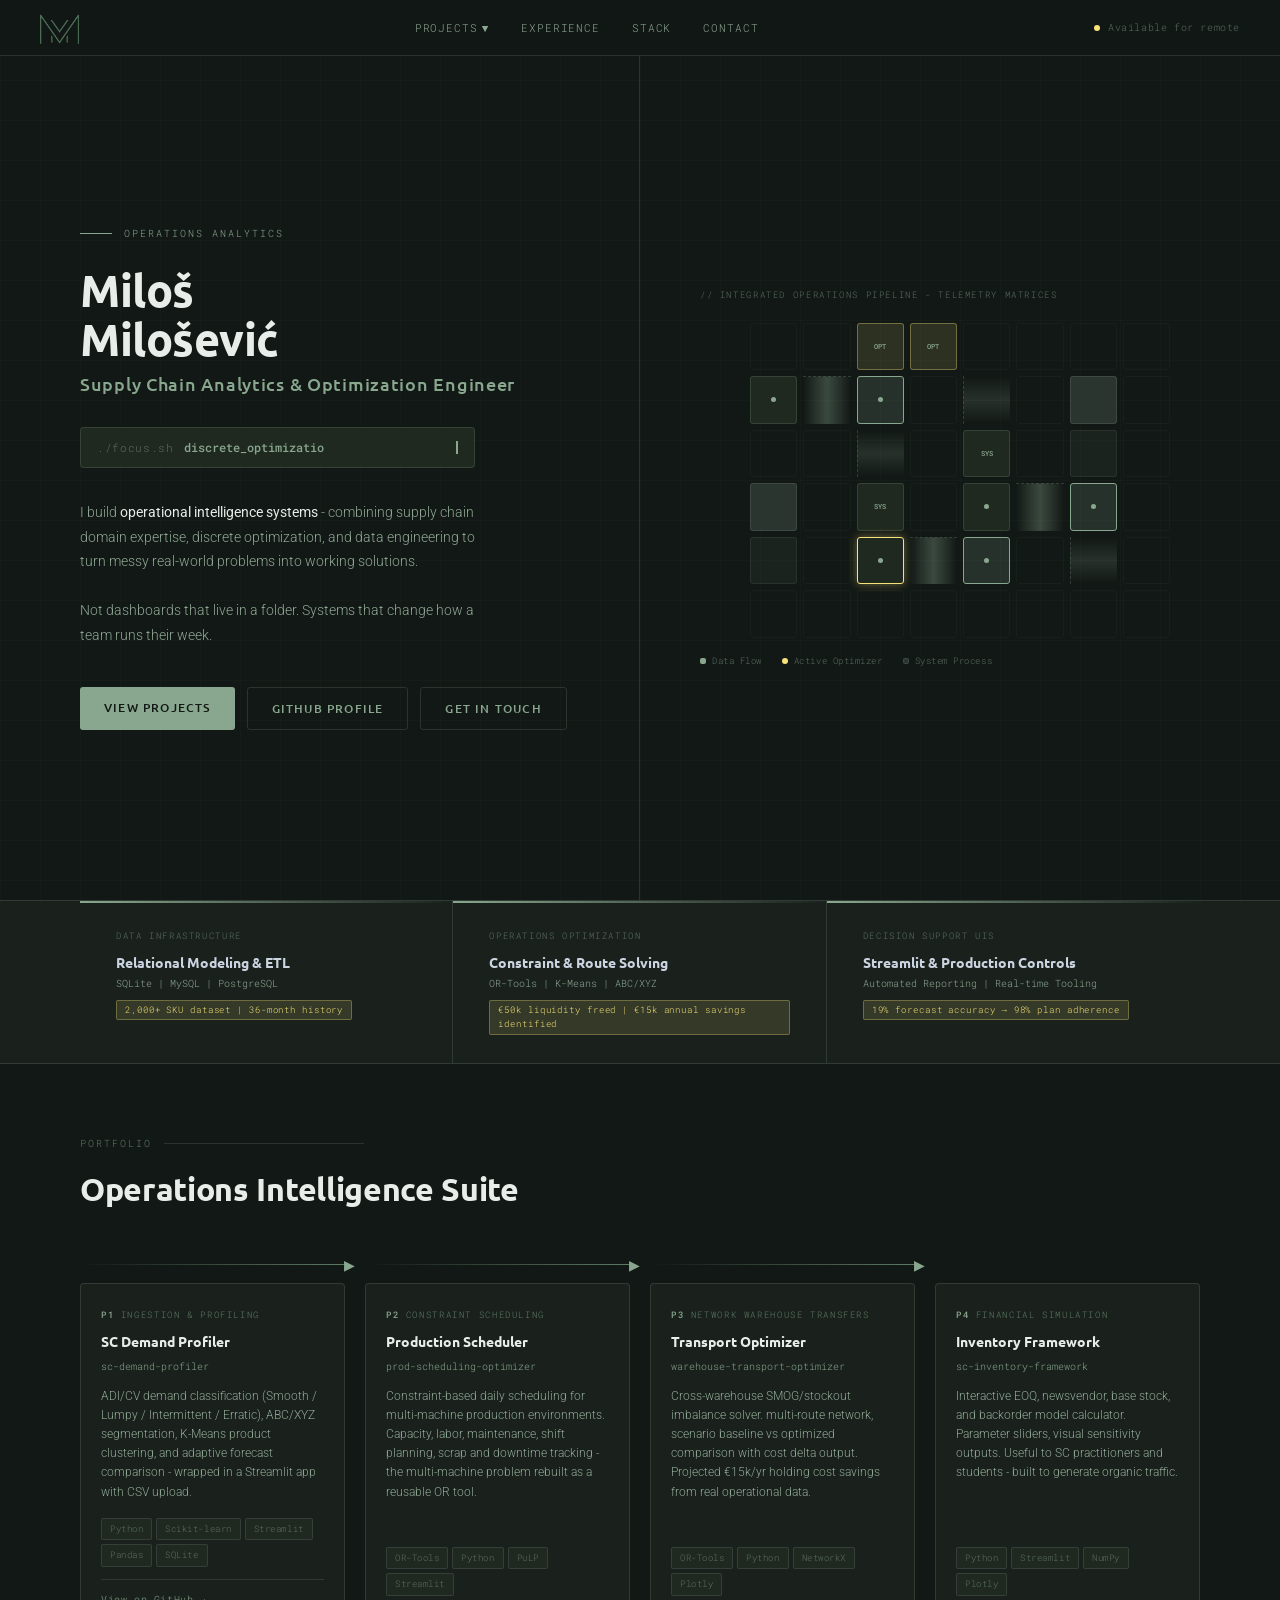
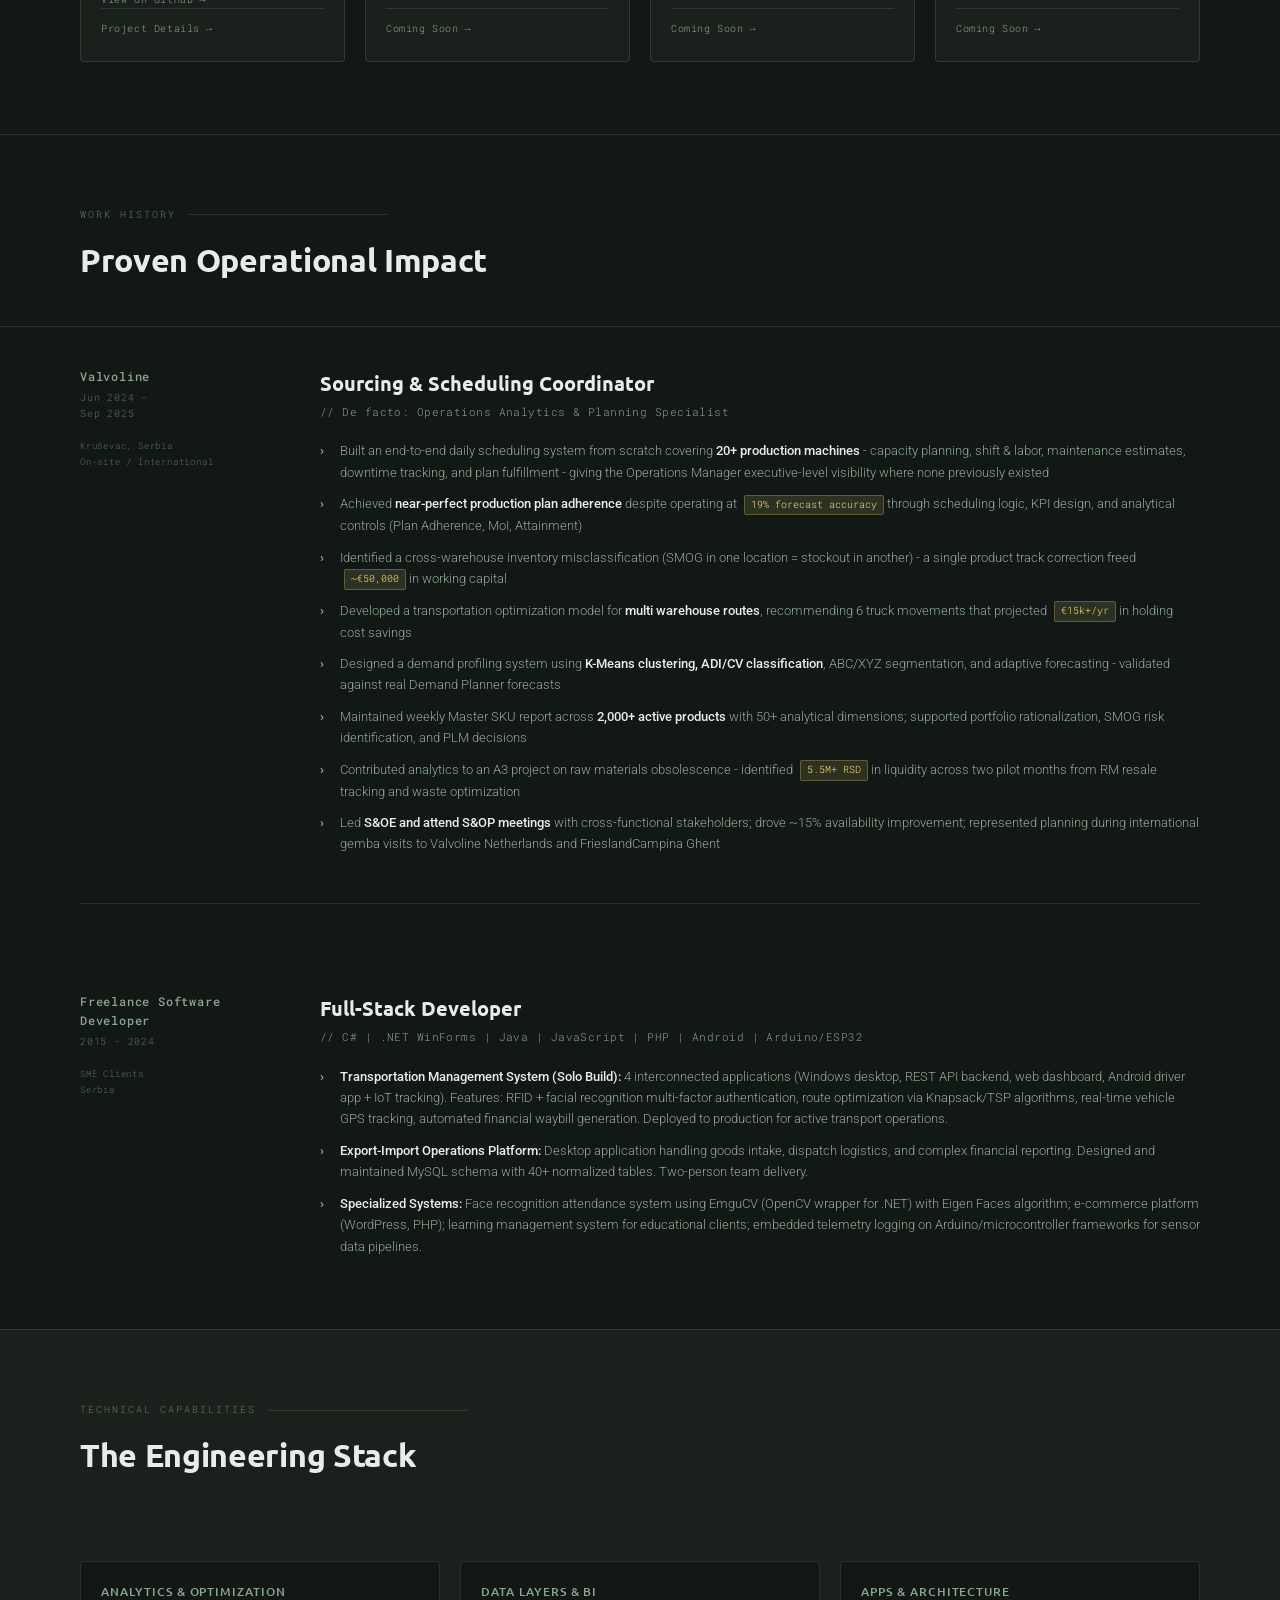
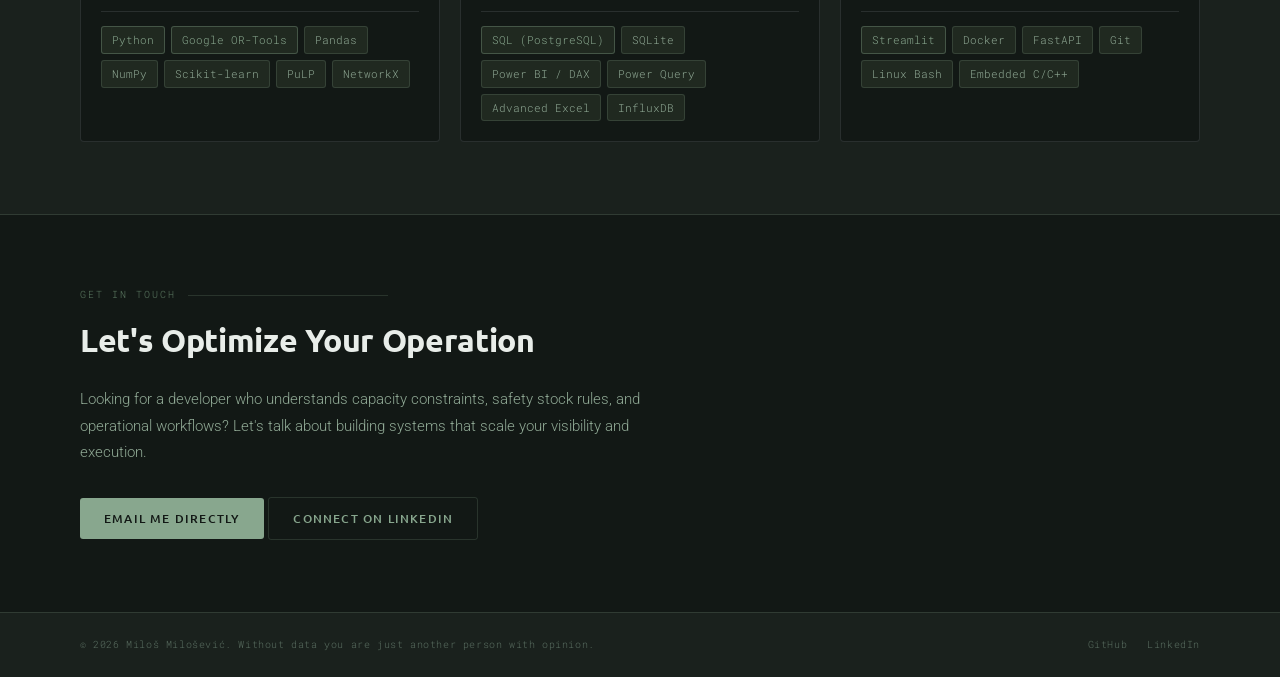
<file: index.html>
<!DOCTYPE html>
<html lang="en">

<head>
  <meta charset="UTF-8">
  <meta name="viewport" content="width=device-width, initial-scale=1.0">
  <title>Miloš Milošević - Operations Analytics & Optimization</title>
  <link rel="preconnect" href="https://fonts.googleapis.com">
  <link
    href="https://fonts.googleapis.com/css2?family=Ubuntu:wght=400;500;700&family=Roboto+Mono:wght=300;400;500&family=Roboto:wght@300;400;500&display=swap"
    rel="stylesheet">
  <link rel="stylesheet" href="./css/base.css">
  <link rel="stylesheet" href="./css/nav.css">
  <link rel="stylesheet" href="./css/index.css">
</head>

<body>

  <!-- NAV -->
  <nav>
    <a href="./index.html" class="nav-logo-link">
      <img src="./assets/logo23.png" alt="Logo" class="nav-logo-img">
    </a>
    <ul class="nav-links">
      <li class="dropdown">
        <a href="./index.html#projects">Projects <span class="dropdown-caret">▼</span></a>
        <ul class="dropdown-menu">
          <li><a href="./demand-profiler.html"><span class="menu-title">SC Demand Profiler</span><span
                class="menu-desc">Ingestion &amp; Profiling Suite</span></a></li>
          <li><a href="./production-scheduler.html"><span class="menu-title">Production Scheduler</span><span
                class="menu-desc">Constraint Optimization</span></a></li>
          <li><a href="./multi-warehouse-solver.html"><span class="menu-title">Transport Optimizer</span><span
                class="menu-desc">Network Routing</span></a></li>
          <li><a href="./inventory-control.html"><span class="menu-title">Inventory Framework</span><span
                class="menu-desc">EOQ Simulations</span></a></li>
        </ul>
      </li>
      <li><a href="./index.html#experience">Experience</a></li>
      <li><a href="./index.html#stack">Stack</a></li>
      <li><a href="./index.html#contact">Contact</a></li>
    </ul>
    <div class="nav-status">
      <div class="status-dot"></div>
      Available for remote
    </div>
  </nav>

  <!-- HERO -->
  <section class="hero">
    <div class="hero-left">
      <div class="hero-eyebrow">Operations Analytics</div>
      <h1 class="hero-name">Miloš<br>Milošević</h1>
      <div class="hero-title">Supply Chain Analytics & Optimization Engineer</div>

      <div class="typing-badge">
        <span class="typing-badge-label">./focus.sh</span>
        <span class="typing-text" id="typing-text"></span><span class="cursor"></span>
      </div>

      <p class="hero-desc">
        I build <strong>operational intelligence systems</strong> - combining supply chain domain expertise, discrete
        optimization, and data engineering to turn messy real-world problems into working solutions.<br><br>
        Not dashboards that live in a folder. Systems that change how a team runs their week.
      </p>

      <div class="hero-cta">
        <a href="#projects" class="btn-primary">View Projects</a>
        <a href="https://github.com/milosevicmilos23e" target="_blank" class="btn-ghost">GitHub Profile</a>
        <a href="#contact" class="btn-ghost">Get in Touch</a>
      </div>
    </div>

    <div class="hero-right">
      <div class="topology-label" id="matrix-label">// integrated operations pipeline - telemetry matrices</div>
      <div class="topology-grid" id="topo-grid"></div>
      <div class="topo-legend">
        <div class="legend-item">
          <div class="legend-dot" style="background: var(--brand)"></div>
          Data Flow
        </div>
        <div class="legend-item">
          <div class="legend-dot" style="background: var(--accent); border-radius: 50%"></div>
          Active Optimizer
        </div>
        <div class="legend-item">
          <div class="legend-dot" style="background: var(--silver-faint); border: 1px solid var(--border-silver)"></div>
          System Process
        </div>
      </div>
    </div>
  </section>

<div class="kpi-section">
  <div class="kpi-row">
    <div class="kpi-card">
      <div class="kpi-label">Data Infrastructure</div>
      <div class="kpi-value">Relational Modeling &amp; ETL</div>
      <div class="kpi-sub">SQLite | MySQL | PostgreSQL</div>
      <div class="kpi-badge">2,000+ SKU dataset | 36-month history</div>
    </div>

    <div class="kpi-card">
      <div class="kpi-label">Operations Optimization</div>
      <div class="kpi-value">Constraint &amp; Route Solving</div>
      <div class="kpi-sub">OR-Tools | K-Means | ABC/XYZ</div>
      <div class="kpi-badge">€50k liquidity freed | €15k annual savings identified</div>
    </div>

    <div class="kpi-card">
      <div class="kpi-label">Decision Support UIs</div>
      <div class="kpi-value">Streamlit &amp; Production Controls</div>
      <div class="kpi-sub">Automated Reporting | Real-time Tooling</div>
      <div class="kpi-badge">19% forecast accuracy → 98% plan adherence</div>
    </div>
  </div>
</div>
  
  <!-- PIPELINE / PROJECTS -->
  <section id="projects">
    <div class="section-header">
      <div class="section-eyebrow">Portfolio</div>
      <h2 class="section-title">Operations Intelligence Suite</h2>
    </div>

    <div class="pipeline-section">
      <!-- Arrow row above -->
      <div class="pipeline-arrow-row" style="margin-bottom: 8px; pointer-events:none;">
        <div class="p-arrow">
          <div class="p-arrow-inner">
            <div class="arrow-line"></div>
            <div class="arrow-head">▶</div>
          </div>
        </div>
        <div class="p-arrow">
          <div class="p-arrow-inner">
            <div class="arrow-line"></div>
            <div class="arrow-head">▶</div>
          </div>
        </div>
        <div class="p-arrow">
          <div class="p-arrow-inner">
            <div class="arrow-line"></div>
            <div class="arrow-head">▶</div>
          </div>
        </div>
        <div class="p-arrow last"></div>
      </div>

      <div class="pipeline-nodes">
        <div class="pipeline-node">
          <div class="node-step"><span class="node-step-num">P1</span> Ingestion & Profiling</div>
          <div class="node-title">SC Demand Profiler</div>
          <div class="node-subtitle">sc-demand-profiler</div>
          <p class="node-desc">
            ADI/CV demand classification (Smooth / Lumpy / Intermittent / Erratic), ABC/XYZ segmentation, K-Means
            product clustering, and adaptive forecast comparison - wrapped in a Streamlit app with CSV upload.
          </p>
          <div class="node-tags">
            <span class="tag">Python</span>
            <span class="tag">Scikit-learn</span>
            <span class="tag">Streamlit</span>
            <span class="tag">Pandas</span>
            <span class="tag">SQLite</span>
          </div>
          <a href="https://github.com/milosevicmilos23e/sc-demand-profiler" target="_blank" class="node-link">View on
            GitHub </a>
          <a href="./demand-profiler.html" target="_blank" class="node-link">Project Details </a>
        </div>

        <div class="pipeline-node">
          <div class="node-step"><span class="node-step-num">P2</span> Constraint Scheduling</div>
          <div class="node-title">Production Scheduler</div>
          <div class="node-subtitle">prod-scheduling-optimizer</div>
          <p class="node-desc">
            Constraint-based daily scheduling for multi-machine production environments. Capacity, labor, maintenance,
            shift planning, scrap and downtime tracking - the multi-machine problem rebuilt as a reusable OR tool.
          </p>
          <div class="node-tags">
            <span class="tag">OR-Tools</span>
            <span class="tag">Python</span>
            <span class="tag">PuLP</span>
            <span class="tag">Streamlit</span>
          </div>
          <a href="https://github.com/milosevicmilos23e" target="_blank" class="node-link">Coming Soon </a>
        </div>

        <div class="pipeline-node">
          <div class="node-step"><span class="node-step-num">P3</span> Network Warehouse Transfers</div>
          <div class="node-title">Transport Optimizer</div>
          <div class="node-subtitle">warehouse-transport-optimizer</div>
          <p class="node-desc">
            Cross-warehouse SMOG/stockout imbalance solver. multi-route network, scenario baseline vs optimized comparison
            with cost delta output. Projected €15k/yr holding cost savings from real operational data.
          </p>
          <div class="node-tags">
            <span class="tag">OR-Tools</span>
            <span class="tag">Python</span>
            <span class="tag">NetworkX</span>
            <span class="tag">Plotly</span>
          </div>
          <a href="https://github.com/milosevicmilos23e" target="_blank" class="node-link">Coming Soon </a>
        </div>

        <div class="pipeline-node">
          <div class="node-step"><span class="node-step-num">P4</span> Financial Simulation</div>
          <div class="node-title">Inventory Framework</div>
          <div class="node-subtitle">sc-inventory-framework</div>
          <p class="node-desc">
            Interactive EOQ, newsvendor, base stock, and backorder model calculator. Parameter sliders, visual
            sensitivity outputs. Useful to SC practitioners and students - built to generate organic traffic.
          </p>
          <div class="node-tags">
            <span class="tag">Python</span>
            <span class="tag">Streamlit</span>
            <span class="tag">NumPy</span>
            <span class="tag">Plotly</span>
          </div>
          <a href="https://github.com/milosevicmilos23e" target="_blank" class="node-link">Coming Soon </a>
        </div>
      </div>
    </div>
  </section>

  <!-- EXPERIENCE -->
  <section id="experience">
    <div class="section-header" style="border-top: 1px solid var(--border);">
      <div class="section-eyebrow">Work History</div>
      <h2 class="section-title">Proven Operational Impact</h2>
    </div>

    <div class="experience-section">
      <div class="exp-grid">
        <div class="exp-timeline">
          <div class="exp-period">
            <div class="exp-period-company">Valvoline</div>
            Jun 2024 -<br>Sep 2025<br><br>
            <span style="color: var(--text-muted); font-size:9px;">Kruševac, Serbia<br>On-site / International</span>
          </div>
        </div>
        <div class="exp-content">
          <div class="exp-role">Sourcing & Scheduling Coordinator</div>
          <div class="exp-actual-role">// De facto: Operations Analytics & Planning Specialist</div>
          <ul class="exp-bullets">
            <li>Built an end-to-end daily scheduling system from scratch covering <strong>20+ production
                machines</strong> - capacity planning, shift &amp; labor, maintenance estimates, downtime tracking, and
              plan fulfillment - giving the Operations Manager executive-level visibility where none previously existed
            </li>
            <li>Achieved <strong>near-perfect production plan adherence</strong> despite operating at <span
                class="exp-metric">19% forecast accuracy</span> through scheduling logic, KPI design, and analytical
              controls (Plan Adherence, MoI, Attainment)</li>
            <li>Identified a cross-warehouse inventory misclassification (SMOG in one location = stockout in another) -
              a single product track correction freed <span class="exp-metric">~€50,000</span> in working capital</li>
            <li>Developed a transportation optimization model for <strong>multi warehouse routes</strong>, recommending 6
              truck movements that projected <span class="exp-metric">€15k+/yr</span> in holding cost savings</li>
            <li>Designed a demand profiling system using <strong>K-Means clustering, ADI/CV classification</strong>,
              ABC/XYZ segmentation, and adaptive forecasting - validated against real Demand Planner forecasts</li>
            <li>Maintained weekly Master SKU report across <strong>2,000+ active products</strong> with 50+ analytical
              dimensions; supported portfolio rationalization, SMOG risk identification, and PLM decisions</li>
            <li>Contributed analytics to an A3 project on raw materials obsolescence - identified <span
                class="exp-metric">5.5M+ RSD</span> in liquidity across two pilot months from RM resale tracking and
              waste optimization</li>
            <li>Led <strong>S&amp;OE and attend S&amp;OP meetings</strong> with cross-functional stakeholders; drove ~15%
              availability improvement; represented planning during international gemba visits to Valvoline Netherlands
              and FrieslandCampina Ghent</li>
          </ul>
        </div>
      </div>

      <div style="border-top: 1px solid var(--border-silver); margin-top: 48px; padding-top: 48px;">
  <div class="exp-grid">
    <div class="exp-timeline">
      <div class="exp-period">
        <div class="exp-period-company">Freelance Software Developer</div>
        2015 - 2024<br><br>
        <span style="color: var(--text-muted); font-size:9px;">SME Clients<br>Serbia</span>
      </div>
    </div>
    <div class="exp-content">
      <div class="exp-role">Full-Stack Developer</div>
      <div class="exp-actual-role">// C# | .NET WinForms | Java | JavaScript | PHP | Android | Arduino/ESP32</div>
      <ul class="exp-bullets">
        <li><strong>Transportation Management System (Solo Build):</strong> 4 interconnected applications 
        (Windows desktop, REST API backend, web dashboard, Android driver app + IoT tracking). 
        Features: RFID + facial recognition multi-factor authentication, route optimization via 
        Knapsack/TSP algorithms, real-time vehicle GPS tracking, automated financial waybill generation. 
        Deployed to production for active transport operations.</li>
        
        <li><strong>Export-Import Operations Platform:</strong> Desktop application handling goods intake, 
        dispatch logistics, and complex financial reporting. Designed and maintained MySQL schema with 40+ 
        normalized tables. Two-person team delivery.</li>
        
        <li><strong>Specialized Systems:</strong> Face recognition attendance system using EmguCV (OpenCV 
        wrapper for .NET) with Eigen Faces algorithm; e-commerce platform (WordPress, PHP); learning 
        management system for educational clients; embedded telemetry logging on Arduino/microcontroller 
        frameworks for sensor data pipelines.</li>
      </ul>
    </div>
  </div>
</div>
    </div>
  </section>

  <!-- STACK SECTION -->
  <section id="stack" class="stack-section">
    <div class="section-header" style="padding: 0 0 40px 0;">
      <div class="section-eyebrow">Technical Capabilities</div>
      <h2 class="section-title">The Engineering Stack</h2>
    </div>
    <div class="stack-grid">
      <div class="stack-card">
        <div class="stack-card-title">Analytics &amp; Optimization</div>
        <div class="stack-items">
          <span class="stack-item highlight">Python</span>
          <span class="stack-item highlight">Google OR-Tools</span>
          <span class="stack-item">Pandas</span>
          <span class="stack-item">NumPy</span>
          <span class="stack-item">Scikit-learn</span>
          <span class="stack-item">PuLP</span>
          <span class="stack-item">NetworkX</span>
        </div>
      </div>
      <div class="stack-card">
        <div class="stack-card-title">Data Layers &amp; BI</div>
        <div class="stack-items">
          <span class="stack-item highlight">SQL (PostgreSQL)</span>
          <span class="stack-item">SQLite</span>
          <span class="stack-item">Power BI / DAX</span>
          <span class="stack-item">Power Query</span>
          <span class="stack-item">Advanced Excel</span>
          <span class="stack-item">InfluxDB</span>
        </div>
      </div>
      <div class="stack-card">
        <div class="stack-card-title">Apps &amp; Architecture</div>
        <div class="stack-items">
          <span class="stack-item highlight">Streamlit</span>
          <span class="stack-item">Docker</span>
          <span class="stack-item">FastAPI</span>
          <span class="stack-item">Git</span>
          <span class="stack-item">Linux Bash</span>
          <span class="stack-item">Embedded C/C++</span>
        </div>
      </div>
    </div>
  </section>

  <!-- CONTACT -->
  <section id="contact" class="contact-section">
    <div class="contact-inner">
      <div class="section-eyebrow">Get In Touch</div>
      <h2 class="section-title" style="margin-bottom: 20px;">Let's Optimize Your Operation</h2>
      <p class="contact-desc">
        Looking for a developer who understands capacity constraints, safety stock rules, and operational workflows?
        Let's talk about building systems that scale your visibility and execution.
      </p>
      <div class="contact-links">
        <a href="mailto:milosevic.milos.v@gmail.com" class="btn-primary">Email Me Directly</a>
        <a href="https://linkedin.com/in/milos-milosevic-917b36310" target="_blank" class="btn-ghost">Connect on
          LinkedIn</a>
      </div>
    </div>
  </section>

  <!-- FOOTER -->
  <footer>
    <div class="footer-copy">&copy; 2026 Miloš Milošević. Without data you are just another person with opinion.</div>
    <div class="footer-links">
      <a href="https://github.com/milosevicmilos23e" target="_blank">GitHub</a>
      <a href="https://linkedin.com/in/milos-milosevic-917b36310" target="_blank">LinkedIn</a>
    </div>
  </footer>

  <!-- SYSTEM SCRIPTS -->
  <script>
    // 1. TYPING TEXT ENGINE
    const phrases = [
      "discrete_optimization_models.py",
      "constraint_production_scheduling.py",
      "multi_warehouse_routing_matrix.vbs",
      "adaptive_demand_segmentation.py"
    ];
    let currentPhraseIdx = 0;
    let currentLetterIdx = 0;
    let isDeleting = false;
    const typingSpeed = 70;
    const backspaceSpeed = 30;
    const holdTime = 2500;
    const targetEl = document.getElementById("typing-text");

    function processTyping() {
      let currentFullText = phrases[currentPhraseIdx];
      if (!isDeleting) {
        targetEl.textContent = currentFullText.substring(0, currentLetterIdx + 1);
        currentLetterIdx++;
        if (currentLetterIdx === currentFullText.length) {
          isDeleting = true;
          setTimeout(processTyping, holdTime);
        } else {
          setTimeout(processTyping, typingSpeed);
        }
      } else {
        targetEl.textContent = currentFullText.substring(0, currentLetterIdx - 1);
        currentLetterIdx--;
        if (currentLetterIdx === 0) {
          isDeleting = false;
          currentPhraseIdx = (currentPhraseIdx + 1) % phrases.length;
          setTimeout(processTyping, 400);
        } else {
          setTimeout(processTyping, backspaceSpeed);
        }
      }
    }
    setTimeout(processTyping, 500);

    // 2. HERO INTEGRATED MATRIX ANIMATION
    const gridContainer = document.getElementById("topo-grid");
    const labelContainer = document.getElementById("matrix-label");
    const rowCount = 6;
    const colCount = 8;
    const cellTotal = rowCount * colCount;

    // Operational phase labels to show dynamic system consolidation
    const operationalLabels = [
      "// portfolio engine - profiling raw demand patterns",
      "// portfolio engine - resolving job constraints & machines",
      "// portfolio engine - minimizing network transit overhead",
      "// portfolio engine - calculating safety stock thresholds"
    ];
    let labelIndex = 0;
    setInterval(() => {
      labelIndex = (labelIndex + 1) % operationalLabels.length;
      labelContainer.textContent = operationalLabels[labelIndex];
    }, 5000);

    // Structural blueprint definition for the multi-system flow grid
    const cellBlueprints = [
      'E', 'E', 'NH', 'NH', 'E', 'E', 'E', 'E',
      'N', 'CH', 'AN', 'E', 'V', 'E', 'F', 'E',
      'E', 'E', 'V', 'E', 'NV', 'E', 'FM', 'E',
      'F', 'E', 'NV', 'E', 'N', 'CH', 'AN', 'E',
      'FM', 'E', 'N', 'CH', 'AN', 'E', 'V', 'E',
      'E', 'E', 'E', 'E', 'E', 'E', 'E', 'E'
    ];

    function renderOperationalMatrix() {
      gridContainer.innerHTML = '';
      for (let i = 0; i < cellTotal; i++) {
        const cell = document.createElement('div');
        cell.classList.add('topo-cell');
        const code = cellBlueprints[i] || 'E';

        if (code === 'E') {
          cell.classList.add('empty');
        } else if (code === 'N') {
          cell.classList.add('node');
          const inner = document.createElement('div');
          inner.classList.add('node-dot');
          cell.appendChild(inner);
        } else if (code === 'AN') {
          cell.classList.add('node', 'active-node');
          const inner = document.createElement('div');
          inner.classList.add('node-dot');
          cell.appendChild(inner);
        } else if (code === 'NH') {
          cell.classList.add('node', 'accent-node');
          cell.textContent = "OPT";
        } else if (code === 'NV') {
          cell.classList.add('node');
          cell.textContent = "SYS";
        } else if (code === 'CH') {
          cell.classList.add('connector-h', 'streaming');
        } else if (code === 'V') {
          cell.classList.add('connector-v');
        } else if (code === 'F') {
          cell.classList.add('filled');
        } else if (code === 'FM') {
          cell.classList.add('filled-mid');
        }
        gridContainer.appendChild(cell);
      }
    }
    renderOperationalMatrix();

    // Procedural background telemetry simulation loop
    setInterval(() => {
      const cells = document.querySelectorAll('.topo-cell.node');
      if (cells.length > 0) {
        const luckyNode = cells[Math.floor(Math.random() * cells.length)];
        luckyNode.style.borderColor = "var(--accent)";
        luckyNode.style.boxShadow = "0 0 10px rgba(247,227,121,0.4)";
        setTimeout(() => {
          luckyNode.style.borderColor = "";
          luckyNode.style.boxShadow = "";
        }, 800);
      }
    }, 1200);
  </script>
</body>

</html>
</file>
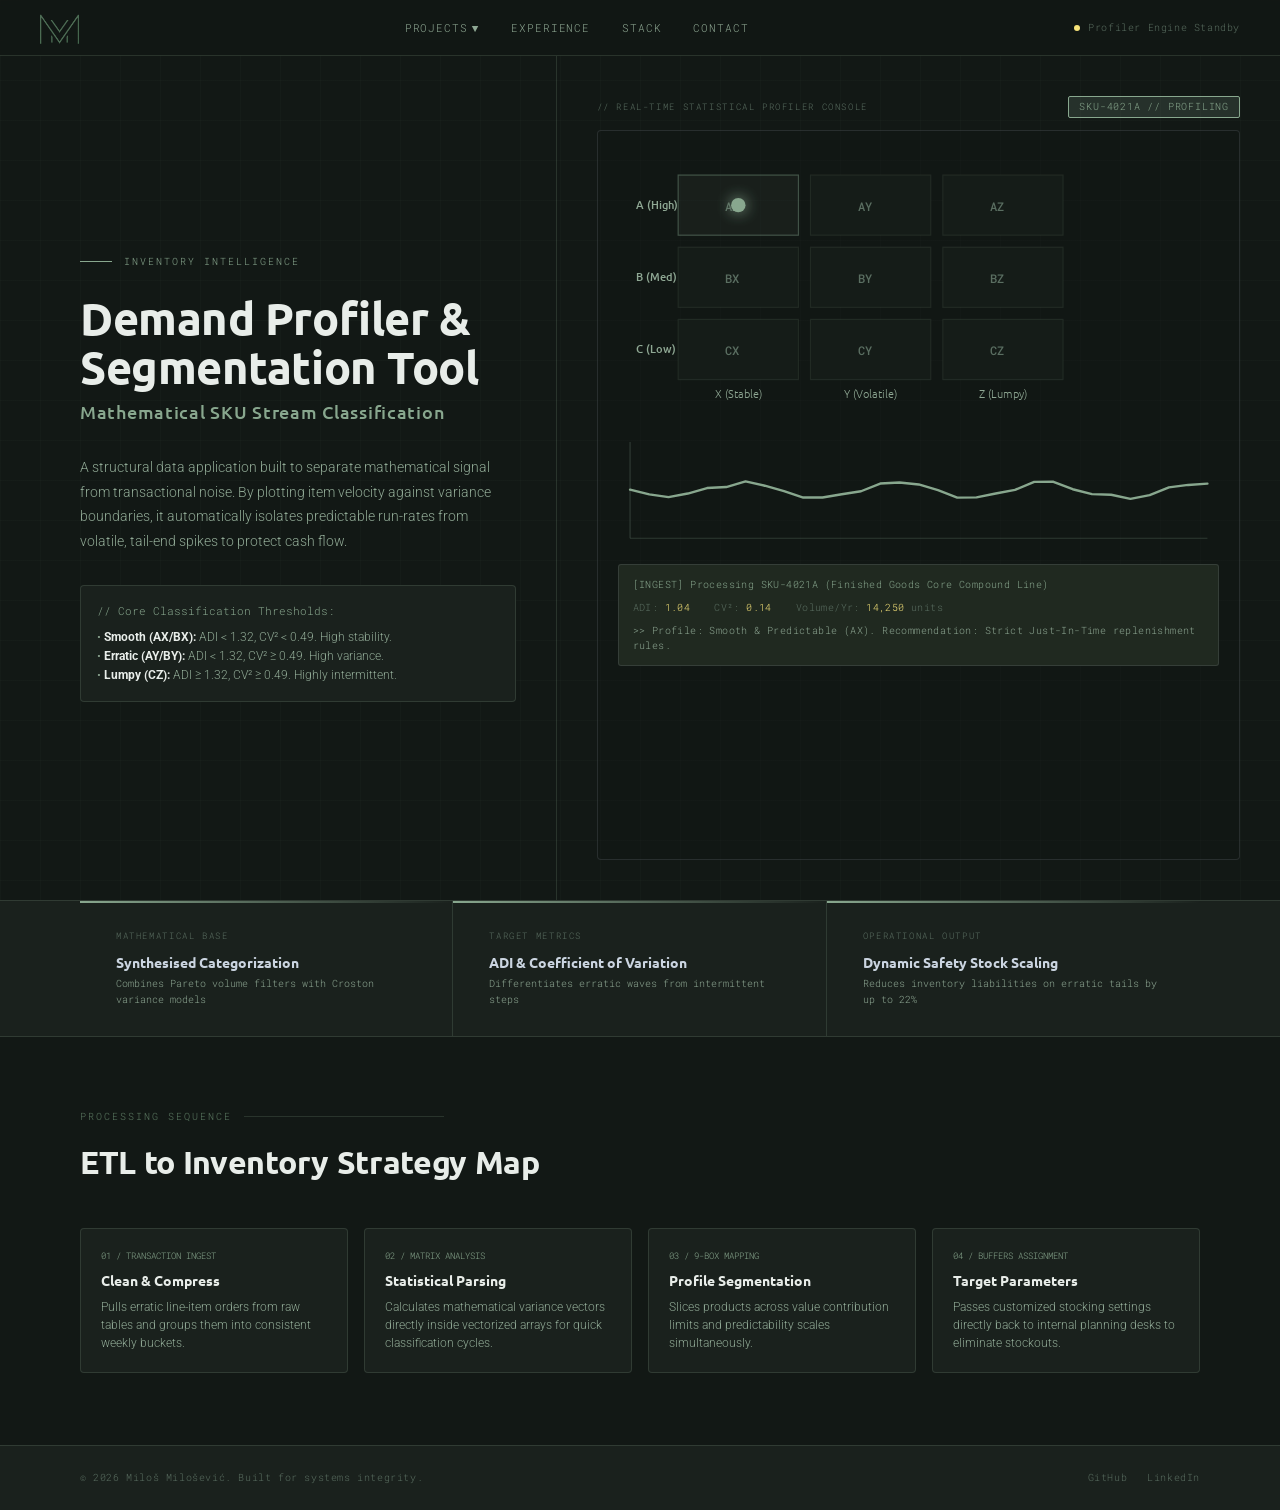
<file: demand-profiler.html>
<!DOCTYPE html>
<html lang="en">

<head>
  <meta charset="UTF-8">
  <meta name="viewport" content="width=device-width, initial-scale=1.0">
  <title>Miloš Milošević - Demand Profiling & Segmentation Engine</title>
  <link rel="preconnect" href="https://fonts.googleapis.com">
  <link
    href="https://fonts.googleapis.com/css2?family=Ubuntu:wght@400;500;700&family=Roboto+Mono:wght@300;400;500&family=Roboto:wght@300;400;500&display=swap"
    rel="stylesheet">

  <link rel="stylesheet" href="./css/base.css">
  <link rel="stylesheet" href="./css/nav.css">
  <link rel="stylesheet" href="./css/demand-profiler.css">
</head>

<body>

  <!-- NAVIGATION -->
  <nav>
    <a href="./index.html" class="nav-logo-link">
      <img src="./assets/logo23.png" alt="Logo" class="nav-logo-img">
    </a>
    <ul class="nav-links">
      <li class="dropdown">
        <a href="./index.html#projects">Projects <span class="dropdown-caret">▼</span></a>
        <ul class="dropdown-menu">
          <li><a href="./demand-profiler.html"><span class="menu-title">SC Demand Profiler</span><span
                class="menu-desc">Ingestion &amp; Profiling Suite</span></a></li>
          <li><a href="./production-scheduler.html"><span class="menu-title">Production Scheduler</span><span
                class="menu-desc">Constraint Optimization</span></a></li>
          <li><a href="./multi-warehouse-solver.html"><span class="menu-title">Transport Optimizer</span><span
                class="menu-desc">Network Routing</span></a></li>
          <li><a href="./inventory-control.html"><span class="menu-title">Inventory Framework</span><span
                class="menu-desc">EOQ Simulations</span></a></li>
        </ul>
      </li>
      <li><a href="./index.html#experience">Experience</a></li>
      <li><a href="./index.html#stack">Stack</a></li>
      <li><a href="./index.html#contact">Contact</a></li>
    </ul>
    <div class="nav-status">
      <div class="status-dot"></div>Profiler Engine Standby
    </div>
  </nav>

  <!-- HERO CONTAINER -->
  <section class="hero">
    <div class="hero-left">
      <div class="hero-eyebrow">Inventory Intelligence</div>
      <h1 class="hero-name">Demand Profiler &<br>Segmentation Tool</h1>
      <div class="hero-title">Mathematical SKU Stream Classification</div>

      <p class="hero-desc">
        A structural data application built to separate mathematical signal from transactional noise. By plotting item
        velocity against variance boundaries, it automatically isolates predictable run-rates from volatile, tail-end
        spikes to protect cash flow.
      </p>

      <div
        style="background: var(--bg-surface); border: 1px solid var(--border); padding: 16px; border-radius: 4px; max-width: 460px;">
        <span
          style="font-family:'Roboto Mono', monospace; font-size:11px; color:var(--brand); display:block; margin-bottom:8px;">//
          Core Classification Thresholds:</span>
        <p style="font-size:12px; color:var(--text-secondary); line-height:1.6;">
          • <strong style="color:var(--text-primary)">Smooth (AX/BX):</strong> ADI &lt; 1.32, CV² &lt; 0.49. High
          stability.<br>
          • <strong style="color:var(--text-primary)">Erratic (AY/BY):</strong> ADI &lt; 1.32, CV² ≥ 0.49. High
          variance.<br>
          • <strong style="color:var(--text-primary)">Lumpy (CZ):</strong> ADI ≥ 1.32, CV² ≥ 0.49. Highly intermittent.
        </p>
      </div>
    </div>

    <div class="hero-right">
      <div class="scenario-header">
        <div class="scenario-label">// Real-Time Statistical Profiler Console</div>
        <div class="scenario-sku-badge" id="profile-badge">ENGINE-READY</div>
      </div>

      <!-- GRAPHICAL SIMULATION CORE -->
      <div class="scenario-svg-wrap">

        <!-- TOP: 9-BOX MATRIX MAP -->
        <svg id="matrix-svg" viewBox="0 0 500 220" xmlns="http://www.w3.org/2000/svg">
          <!-- Matrix Grid Group -->
          <g id="matrix-grid">
            <!-- Column X -->
            <rect id="cell-AX" x="50" y="20" width="100" height="50" class="matrix-cell" />
            <rect id="cell-BX" x="50" y="80" width="100" height="50" class="matrix-cell" />
            <rect id="cell-CX" x="50" y="140" width="100" height="50" class="matrix-cell" />
            <!-- Column Y -->
            <rect id="cell-AY" x="160" y="20" width="100" height="50" class="matrix-cell" />
            <rect id="cell-BY" x="160" y="80" width="100" height="50" class="matrix-cell" />
            <rect id="cell-CY" x="160" y="140" width="100" height="50" class="matrix-cell" />
            <!-- Column Z -->
            <rect id="cell-AZ" x="270" y="20" width="100" height="50" class="matrix-cell" />
            <rect id="cell-BZ" x="270" y="80" width="100" height="50" class="matrix-cell" />
            <rect id="cell-CZ" x="270" y="140" width="100" height="50" class="matrix-cell" />
          </g>

          <!-- Cell Typography Labels -->
          <g font-family="'Roboto Mono',monospace" font-size="10" fill="var(--text-muted)" font-weight="500"
            pointer-events="none">
            <text x="95" y="50" text-anchor="middle">AX</text><text x="205" y="50" text-anchor="middle">AY</text><text
              x="315" y="50" text-anchor="middle">AZ</text>
            <text x="95" y="110" text-anchor="middle">BX</text><text x="205" y="110" text-anchor="middle">BY</text><text
              x="315" y="110" text-anchor="middle">BZ</text>
            <text x="95" y="170" text-anchor="middle">CX</text><text x="205" y="170" text-anchor="middle">CY</text><text
              x="315" y="170" text-anchor="middle">CZ</text>
          </g>

          <!-- Row/Col Axis Indicators -->
          <g font-family="'Ubuntu',sans-serif" font-size="9" fill="var(--text-secondary)">
            <text x="15" y="48" font-weight="500">A (High)</text>
            <text x="15" y="108" font-weight="500">B (Med)</text>
            <text x="15" y="168" font-weight="500">C (Low)</text>

            <text x="100" y="205" text-anchor="middle">X (Stable)</text>
            <text x="210" y="205" text-anchor="middle">Y (Volatile)</text>
            <text x="320" y="205" text-anchor="middle">Z (Lumpy)</text>
          </g>

          <!-- Dynamic Live SKU Cluster Tracker Dot -->
          <circle id="sku-pointer" cx="100" cy="50" r="6" fill="var(--brand)"
            filter="drop-shadow(0px 0px 4px var(--brand))" class="sku-cluster-point" />
        </svg>

        <!-- BOTTOM: LIVE HISTORICAL TIME-SERIES STREAM -->
        <svg id="wave-svg" viewBox="0 0 500 100" xmlns="http://www.w3.org/2000/svg">
          <line x1="10" y1="90" x2="490" y2="90" class="axis-line" />
          <line x1="10" y1="10" x2="10" y2="90" class="axis-line" />
          <path id="demand-wave" d="M 10,50 L 490,50" class="wave-line" stroke="var(--brand)" />
        </svg>

        <!-- TELEMETRY DISPLAY PANEL -->
        <div class="scenario-log" id="telemetry-panel">
          <div class="log-line" id="tel-l1">// Awaiting parsing stream pipeline connection...</div>
          <div class="log-line id=" tel-l2" style="display: flex; gap: 24px; margin-top: 4px;">
            <span>ADI: <span id="val-adi" class="math-stat">0.00</span></span>
            <span>CV²: <span id="val-cv" class="math-stat">0.00</span></span>
            <span>Volume/Yr: <span id="val-vol" class="math-stat">0</span> units</span>
          </div>
          <div class="log-line" id="tel-l3" style="margin-top: 4px; color: var(--text-secondary);"></div>
        </div>
      </div>
    </div>
  </section>

  <!-- STATISTICAL LAYER KPI BLOCK -->
  <div class="kpi-section" id="logic">
    <div class="kpi-row">
      <div class="kpi-card">
        <div class="kpi-label">Mathematical Base</div>
        <div class="kpi-value">Synthesised Categorization</div>
        <div class="kpi-sub">Combines Pareto volume filters with Croston variance models</div>
      </div>
      <div class="kpi-card">
        <div class="kpi-label">Target Metrics</div>
        <div class="kpi-value">ADI & Coefficient of Variation</div>
        <div class="kpi-sub">Differentiates erratic waves from intermittent steps</div>
      </div>
      <div class="kpi-card">
        <div class="kpi-label">Operational Output</div>
        <div class="kpi-value">Dynamic Safety Stock Scaling</div>
        <div class="kpi-sub">Reduces inventory liabilities on erratic tails by up to 22%</div>
      </div>
    </div>
  </div>

  <!-- SYSTEM PIPELINE SECTION -->
  <section id="pipeline" class="section-header">
    <div class="section-eyebrow">Processing Sequence</div>
    <h2 class="section-title">ETL to Inventory Strategy Map</h2>
  </section>

  <div class="pipeline-section">
    <div class="pipeline-grid">
      <div class="pipeline-card">
        <span class="card-num">01 / TRANSACTION INGEST</span>
        <h3 class="card-title">Clean & Compress</h3>
        <p class="card-desc">Pulls erratic line-item orders from raw tables and groups them into consistent weekly
          buckets.</p>
      </div>
      <div class="pipeline-card">
        <span class="card-num">02 / MATRIX ANALYSIS</span>
        <h3 class="card-title">Statistical Parsing</h3>
        <p class="card-desc">Calculates mathematical variance vectors directly inside vectorized arrays for quick
          classification cycles.</p>
      </div>
      <div class="pipeline-card">
        <span class="card-num">03 / 9-BOX MAPPING</span>
        <h3 class="card-title">Profile Segmentation</h3>
        <p class="card-desc">Slices products across value contribution limits and predictability scales simultaneously.
        </p>
      </div>
      <div class="pipeline-card">
        <span class="card-num">04 / BUFFERS ASSIGNMENT</span>
        <h3 class="card-title">Target Parameters</h3>
        <p class="card-desc">Passes customized stocking settings directly back to internal planning desks to eliminate
          stockouts.</p>
      </div>
    </div>
  </div>

  <!-- FOOTER -->
  <footer>
    <div class="footer-copy">&copy; 2026 Miloš Milošević. Built for systems integrity.</div>
    <div class="footer-links">
      <a href="https://github.com/milosevicmilos23e" target="_blank">GitHub</a>
      <a href="https://linkedin.com/in/miloš-milošević-b44122116" target="_blank">LinkedIn</a>
    </div>
  </footer>

  <script>
    // --- METRIC DATA ARRAY CONFIGURATION ---
    const profilingPhases = [
      {
        badge: "SKU-4021A // PROFILING",
        cellId: "cell-AX",
        color: "var(--brand)",
        cx: 100, cy: 45,
        adi: "1.04", cv: "0.14", vol: "14,250",
        l1: "[INGEST] Processing SKU-4021A (Finished Goods Core Compound Line)",
        l3: ">> Profile: Smooth & Predictable (AX). Recommendation: Strict Just-In-Time replenishment rules.",
        waveFunc: () => {
          let points = [];
          for (let i = 0; i <= 30; i++) {
            let x = 10 + (i * 16);
            let y = 50 + Math.sin(i * 0.8) * 6 + (Math.random() * 4 - 2);
            points.push(`${x},${y}`);
          }
          return "M " + points.join(" L ");
        }
      },
      {
        badge: "SKU-1198E // PROFILING",
        cellId: "cell-BY",
        color: "var(--accent)",
        cx: 210, cy: 105,
        adi: "1.18", cv: "0.76", vol: "4,890",
        l1: "[INGEST] Processing SKU-1198E (Seasonal Premium Additives)",
        l3: ">> Profile: Erratic & Fast-Moving (BY). Recommendation: Deploy dynamic safety stock buffers.",
        waveFunc: () => {
          let points = [];
          for (let i = 0; i <= 30; i++) {
            let x = 10 + (i * 16);
            let baseWave = Math.sin(i * 0.4) * 22;
            let noise = i % 3 === 0 ? 18 : (Math.random() * 8 - 4);
            let y = 50 + baseWave + noise;
            points.push(`${x},${y}`);
          }
          return "M " + points.join(" L ");
        }
      },
      {
        badge: "SKU-8842Z // PROFILING",
        cellId: "cell-CZ",
        color: "var(--alert)",
        cx: 320, cy: 165,
        adi: "2.41", cv: "1.34", vol: "320",
        l1: "[INGEST] Processing SKU-8842Z (Specialist Marine Lubricant Valving)",
        l3: ">> Profile: Lumpy & Highly Intermittent (CZ). Recommendation: Run strictly on an Order-to-Order basis.",
        waveFunc: () => {
          let points = [];
          for (let i = 0; i <= 30; i++) {
            let x = 10 + (i * 16);
            let y = 90; // Default flatline zero
            if (i === 5) y = 15;
            if (i === 14) y = 25;
            if (i === 26) y = 10;
            points.push(`${x},${y}`);
          }
          return "M " + points.join(" L ");
        }
      }
    ];

    let currentPhaseIdx = 0;

    function runProfilerLoop() {
      const config = profilingPhases[currentPhaseIdx];

      // Reset cell backgrounds to nominal dark theme states
      document.querySelectorAll('.matrix-cell').forEach(c => {
        c.className.baseVal = "matrix-cell";
      });

      // Match focus style based on variance characteristics
      const activeCell = document.getElementById(config.cellId);
      if (config.cellId === "cell-AX") activeCell.className.baseVal = "matrix-cell active-cell";
      else if (config.cellId === "cell-BY") activeCell.className.baseVal = "matrix-cell active-cell-erratic";
      else if (config.cellId === "cell-CZ") activeCell.className.baseVal = "matrix-cell active-cell-lumpy";

      // Shift cluster point tracking paths
      const pointer = document.getElementById("sku-pointer");
      pointer.setAttribute("cx", config.cx);
      pointer.setAttribute("cy", config.cy);
      pointer.setAttribute("fill", config.color);
      pointer.style.filter = `drop-shadow(0px 0px 6px ${config.color})`;

      // Transition historical wave graphs
      const wave = document.getElementById("demand-wave");
      wave.setAttribute("d", config.waveFunc());
      wave.setAttribute("stroke", config.color);

      // Refresh telemetry readouts
      document.getElementById("profile-badge").textContent = config.badge;
      document.getElementById("profile-badge").style.color = config.color;
      document.getElementById("profile-badge").style.borderColor = config.color;

      document.getElementById("tel-l1").textContent = config.l1;
      document.getElementById("tel-l1").className = "log-line";
      if (config.cellId === "cell-AX") document.getElementById("tel-l1").classList.add("highlight-brand");
      if (config.cellId === "cell-BY") document.getElementById("tel-l1").classList.add("highlight-accent");
      if (config.cellId === "cell-CZ") document.getElementById("tel-l1").classList.add("highlight-alert");

      document.getElementById("val-adi").textContent = config.adi;
      document.getElementById("val-cv").textContent = config.cv;
      document.getElementById("val-vol").textContent = config.vol;
      document.getElementById("tel-l3").textContent = config.l3;

      // Advance loop state counter
      currentPhaseIdx = (currentPhaseIdx + 1) % profilingPhases.length;
      setTimeout(runProfilerLoop, 5000);
    }

    // Engage parsing pipeline on initial window render
    window.addEventListener("load", () => {
      setTimeout(runProfilerLoop, 400);
    });
  </script>
</body>

</html>
</file>
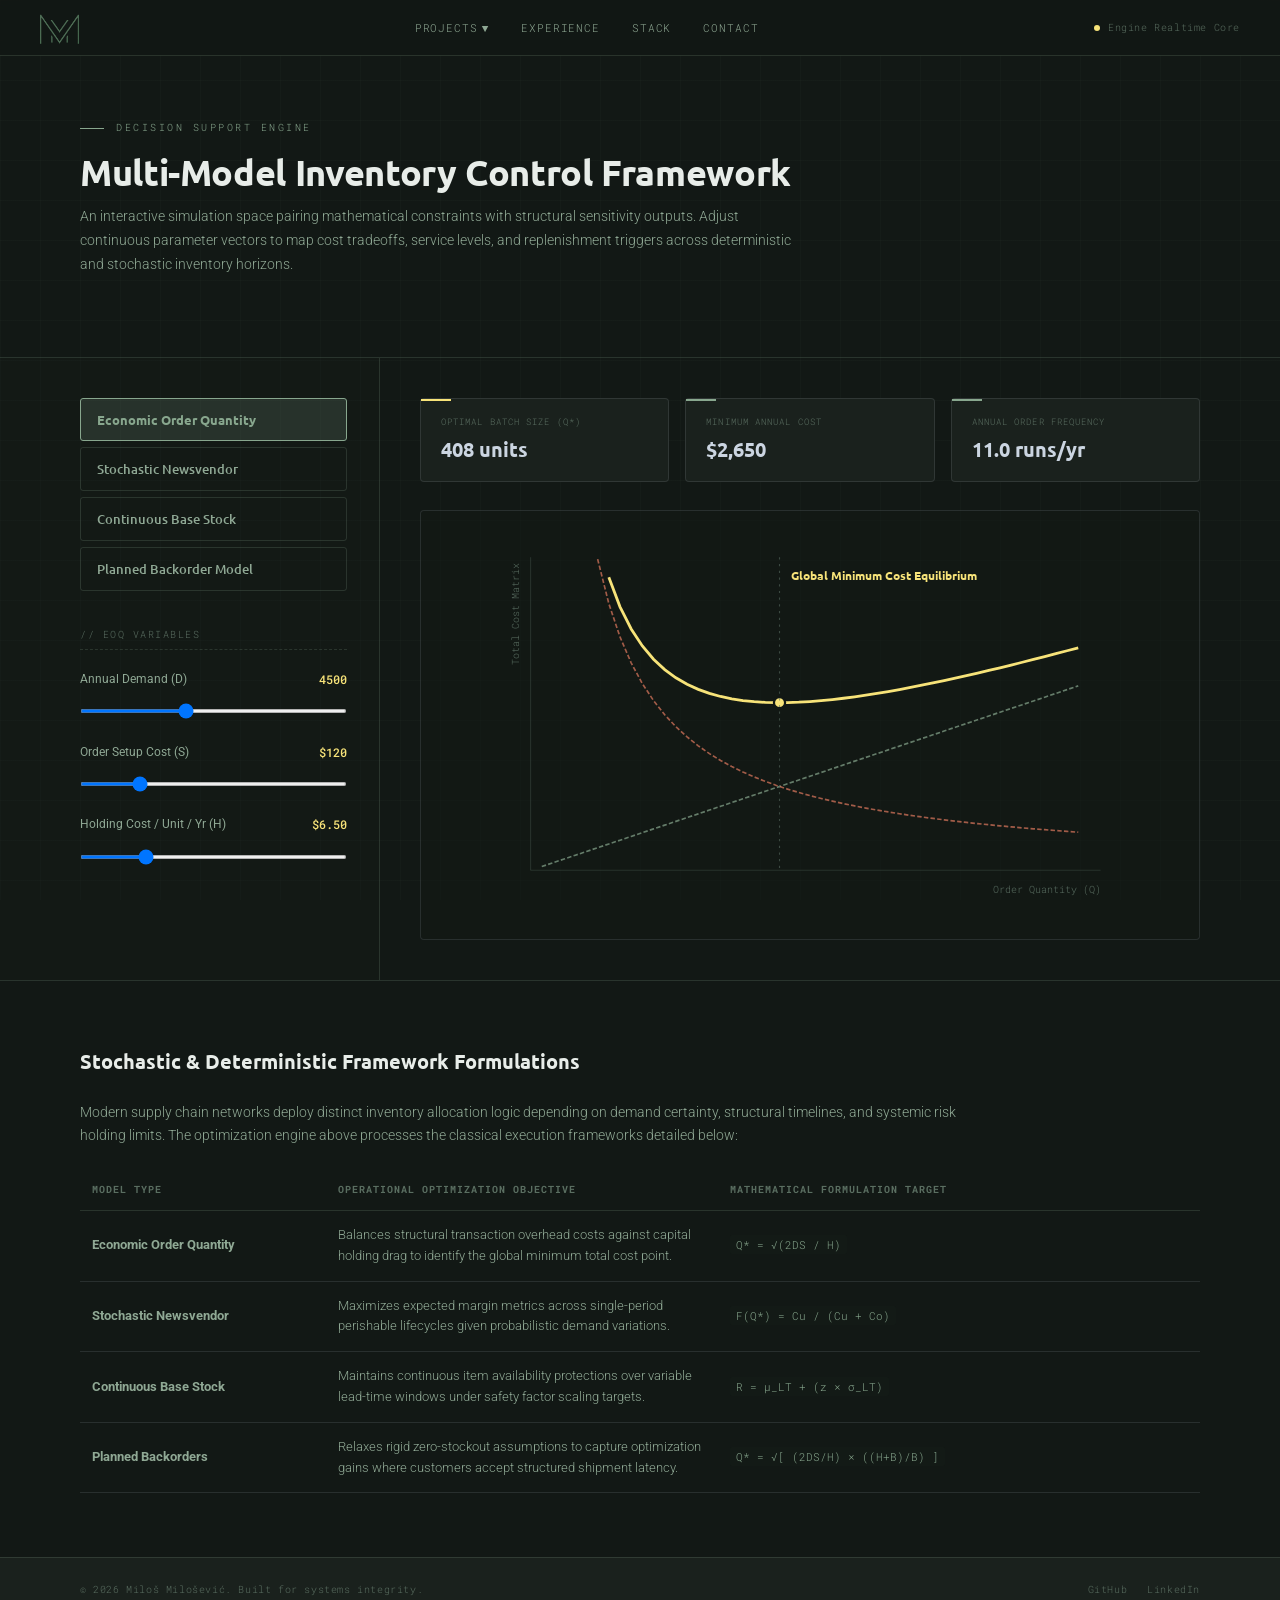
<file: inventory-control.html>
<!DOCTYPE html>
<html lang="en">

<head>
  <meta charset="UTF-8">
  <meta name="viewport" content="width=device-width, initial-scale=1.0">
  <title>Deterministic & Stochastic Inventory Control Framework</title>
  <link rel="preconnect" href="https://fonts.googleapis.com">
  <link
    href="https://fonts.googleapis.com/css2?family=Ubuntu:wght@400;500;700&family=Roboto+Mono:wght@300;400;500&family=Roboto:wght@300;400;500&display=swap"
    rel="stylesheet">
  <link rel="stylesheet" href="./css/base.css">
  <link rel="stylesheet" href="./css/nav.css">

  <link rel="stylesheet" href="./css/inventory-control.css">
</head>

<body>

  <!-- TOP NAVIGATION -->
  <nav>
    <a href="./index.html" class="nav-logo-link">
      <img src="./assets/logo23.png" alt="Logo" class="nav-logo-img">
    </a>
    <ul class="nav-links">
      <li class="dropdown">
        <a href="./index.html#projects">Projects <span class="dropdown-caret">▼</span></a>
        <ul class="dropdown-menu">
          <li><a href="./demand-profiler.html"><span class="menu-title">SC Demand Profiler</span><span
                class="menu-desc">Ingestion &amp; Profiling Suite</span></a></li>
          <li><a href="./production-scheduler.html"><span class="menu-title">Production Scheduler</span><span
                class="menu-desc">Constraint Optimization</span></a></li>
          <li><a href="./multi-warehouse-solver.html"><span class="menu-title">Transport Optimizer</span><span
                class="menu-desc">Network Routing</span></a></li>
          <li><a href="./inventory-control.html"><span class="menu-title">Inventory Framework</span><span
                class="menu-desc">EOQ Simulations</span></a></li>
        </ul>
      </li>
      <li><a href="./index.html#experience">Experience</a></li>
      <li><a href="./index.html#stack">Stack</a></li>
      <li><a href="./index.html#contact">Contact</a></li>
    </ul>
    <div class="nav-status">
      <div class="status-dot"></div>Engine Realtime Core
    </div>
  </nav>

  <!-- HERO COMPONENT -->
  <header class="hero-container">
    <div class="hero-eyebrow">Decision Support Engine</div>
    <h1 class="hero-title">Multi-Model Inventory Control Framework</h1>
    <p class="hero-desc">
      An interactive simulation space pairing mathematical constraints with structural sensitivity outputs. Adjust
      continuous parameter vectors to map cost tradeoffs, service levels, and replenishment triggers across
      deterministic and stochastic inventory horizons.
    </p>
  </header>

  <!-- APPLICATION WORKSPACE -->
  <main class="workspace-grid" id="engine">

    <!-- CONTROLS COLUMN (LEFT) -->
    <section class="controls-sidebar">
      <div class="model-selector">
        <button class="model-btn active" onclick="switchModel('eoq')">Economic Order Quantity</button>
        <button class="model-btn" onclick="switchModel('newsvendor')">Stochastic Newsvendor</button>
        <button class="model-btn" onclick="switchModel('basestock')">Continuous Base Stock</button>
        <button class="model-btn" onclick="switchModel('backorder')">Planned Backorder Model</button>
      </div>

      <!-- EOQ INPUTS -->
      <div id="controls-eoq" class="parameter-group active">
        <div class="group-title">// EOQ Variables</div>
        <div class="control-slider-wrap">
          <div class="slider-label-row"><span class="slider-label">Annual Demand (D)</span><span class="slider-value"
              id="val-eoq-D">4500</span></div>
          <input type="range" id="slide-eoq-D" min="1000" max="10000" step="100" value="4500" oninput="calculateEOQ()">
        </div>
        <div class="control-slider-wrap">
          <div class="slider-label-row"><span class="slider-label">Order Setup Cost (S)</span><span class="slider-value"
              id="val-eoq-S">$120</span></div>
          <input type="range" id="slide-eoq-S" min="20" max="500" step="5" value="120" oninput="calculateEOQ()">
        </div>
        <div class="control-slider-wrap">
          <div class="slider-label-row"><span class="slider-label">Holding Cost / Unit / Yr (H)</span><span
              class="slider-value" id="val-eoq-H">$6.50</span></div>
          <input type="range" id="slide-eoq-H" min="1.00" max="25.00" step="0.25" value="6.5" oninput="calculateEOQ()">
        </div>
      </div>

      <!-- NEWSVENDOR INPUTS -->
      <div id="controls-newsvendor" class="parameter-group">
        <div class="group-title">// Newsvendor Matrix</div>
        <div class="control-slider-wrap">
          <div class="slider-label-row"><span class="slider-label">Underage Cost (Cu) - Margin</span><span
              class="slider-value" id="val-nv-Cu">$45</span></div>
          <input type="range" id="slide-nv-Cu" min="10" max="150" step="1" value="45" oninput="calculateNewsvendor()">
        </div>
        <div class="control-slider-wrap">
          <div class="slider-label-row"><span class="slider-label">Overage Cost (Co) - Disposal</span><span
              class="slider-value" id="val-nv-Co">$15</span></div>
          <input type="range" id="slide-nv-Co" min="5" max="100" step="1" value="15" oninput="calculateNewsvendor()">
        </div>
        <div class="control-slider-wrap">
          <div class="slider-label-row"><span class="slider-label">Mean Expected Demand (&mu;)</span><span
              class="slider-value" id="val-nv-mean">500</span></div>
          <input type="range" id="slide-nv-mean" min="100" max="1000" step="10" value="500"
            oninput="calculateNewsvendor()">
        </div>
        <div class="control-slider-wrap">
          <div class="slider-label-row"><span class="slider-label">Demand Std Dev (&sigma;)</span><span
              class="slider-value" id="val-nv-sd">90</span></div>
          <input type="range" id="slide-nv-sd" min="10" max="250" step="5" value="90" oninput="calculateNewsvendor()">
        </div>
      </div>

      <!-- BASE STOCK INPUTS -->
      <div id="controls-basestock" class="parameter-group">
        <div class="group-title">// Protection Vectors</div>
        <div class="control-slider-wrap">
          <div class="slider-label-row"><span class="slider-label">Lead Time Demand Mean</span><span
              class="slider-value" id="val-bs-mean">350</span></div>
          <input type="range" id="slide-bs-mean" min="50" max="1000" step="10" value="350"
            oninput="calculateBaseStock()">
        </div>
        <div class="control-slider-wrap">
          <div class="slider-label-row"><span class="slider-label">Lead Time Demand Std Dev</span><span
              class="slider-value" id="val-bs-sd">60</span></div>
          <input type="range" id="slide-bs-sd" min="10" max="200" step="5" value="60" oninput="calculateBaseStock()">
        </div>
        <div class="control-slider-wrap">
          <div class="slider-label-row"><span class="slider-label">Target Service Level (Type I)</span><span
              class="slider-value" id="val-bs-sl">95.0%</span></div>
          <input type="range" id="slide-bs-sl" min="75.0" max="99.9" step="0.1" value="95.0"
            oninput="calculateBaseStock()">
        </div>
      </div>

      <!-- BACKORDER INPUTS -->
      <div id="controls-backorder" class="parameter-group">
        <div class="group-title">// Shortage Penalty Parameters</div>
        <div class="control-slider-wrap">
          <div class="slider-label-row"><span class="slider-label">Annual Demand (D)</span><span class="slider-value"
              id="val-bo-D">6000</span></div>
          <input type="range" id="slide-bo-D" min="1000" max="10000" step="100" value="6000"
            oninput="calculateBackorder()">
        </div>
        <div class="control-slider-wrap">
          <div class="slider-label-row"><span class="slider-label">Order Cost (S)</span><span class="slider-value"
              id="val-bo-S">$150</span></div>
          <input type="range" id="slide-bo-S" min="20" max="500" step="5" value="150" oninput="calculateBackorder()">
        </div>
        <div class="control-slider-wrap">
          <div class="slider-label-row"><span class="slider-label">Holding Cost (H)</span><span class="slider-value"
              id="val-bo-H">$5.00</span></div>
          <input type="range" id="slide-bo-H" min="1" max="20" step="0.5" value="5" oninput="calculateBackorder()">
        </div>
        <div class="control-slider-wrap">
          <div class="slider-label-row"><span class="slider-label">Backorder Penalty / Unit / Yr (B)</span><span
              class="slider-value" id="val-bo-B">$12.00</span></div>
          <input type="range" id="slide-bo-B" min="2" max="100" step="0.5" value="12" oninput="calculateBackorder()">
        </div>
      </div>
    </section>

    <!-- VISUALIZATION CANVAS & READOUTS (RIGHT) -->
    <section class="visualization-engine">

      <!-- DYNAMIC PERFORMANCE METRICS BOARD -->
      <div class="kpi-dashboard" id="kpi-board">
        <!-- Generated via JS state -->
      </div>

      <!-- RENDER CANVAS CONTAINER -->
      <div class="canvas-container">
        <svg id="visualizer-svg" viewBox="0 0 600 340" xmlns="http://www.w3.org/2000/svg">
          <!-- SVG content mutated in real-time by model computational logic -->
        </svg>
      </div>

    </section>
  </main>

  <!-- DOCUMENTATION APPENDIX & FRAMEWORK REVIEW -->
  <section class="appendix-section" id="framework">
    <h2 class="appendix-title">Stochastic & Deterministic Framework Formulations</h2>
    <p style="font-size: 14px; color: var(--text-secondary); margin-bottom: 24px; max-width: 900px;">
      Modern supply chain networks deploy distinct inventory allocation logic depending on demand certainty, structural
      timelines, and systemic risk holding limits. The optimization engine above processes the classical execution
      frameworks detailed below:
    </p>

    <table class="matrix-table">
      <thead>
        <tr>
          <th style="width: 22%">Model Type</th>
          <th style="width: 35%">Operational Optimization Objective</th>
          <th style="width: 43%">Mathematical Formulation Target</th>
        </tr>
      </thead>
      <tbody>
        <tr>
          <td><strong>Economic Order Quantity</strong></td>
          <td>Balances structural transaction overhead costs against capital holding drag to identify the global minimum
            total cost point.</td>
          <td><span class="formula-block">Q* = &radic;(2DS / H)</span></td>
        </tr>
        <tr>
          <td><strong>Stochastic Newsvendor</strong></td>
          <td>Maximizes expected margin metrics across single-period perishable lifecycles given probabilistic demand
            variations.</td>
          <td><span class="formula-block">F(Q*) = Cu / (Cu + Co)</span></td>
        </tr>
        <tr>
          <td><strong>Continuous Base Stock</strong></td>
          <td>Maintains continuous item availability protections over variable lead-time windows under safety factor
            scaling targets.</td>
          <td><span class="formula-block">R = &mu;_LT + (z &times; &sigma;_LT)</span></td>
        </tr>
        <tr>
          <td><strong>Planned Backorders</strong></td>
          <td>Relaxes rigid zero-stockout assumptions to capture optimization gains where customers accept structured
            shipment latency.</td>
          <td><span class="formula-block">Q* = &radic;[ (2DS/H) &times; ((H+B)/B) ]</span></td>
        </tr>
      </tbody>
    </table>
  </section>

  <!-- RUNTIME DISPATCH FOOTER -->
  <footer>
    <div class="footer-copy">&copy; 2026 Miloš Milošević. Built for systems integrity.</div>
    <div class="footer-links">
      <a href="https://github.com/milosevicmilos23e" target="_blank">GitHub</a>
      <a href="https://linkedin.com/in/miloš-milošević-b44122116" target="_blank">LinkedIn</a>
    </div>
  </footer>

  <!-- SYSTEM ARCHITECTURE JAVASCRIPT LAYER -->
  <script>
    let activeModel = 'eoq';

    function switchModel(modelName) {
      activeModel = modelName;

      // Toggle active classes on buttons
      document.querySelectorAll('.model-btn').forEach(btn => btn.classList.remove('active'));
      event.target.classList.add('active');

      // Toggle input parameter slider blocks
      document.querySelectorAll('.parameter-group').forEach(group => group.classList.remove('active'));
      document.getElementById(`controls-${modelName}`).classList.add('active');

      // Run active model math engine loops
      if (modelName === 'eoq') calculateEOQ();
      if (modelName === 'newsvendor') calculateNewsvendor();
      if (modelName === 'basestock') calculateBaseStock();
      if (modelName === 'backorder') calculateBackorder();
    }

    // MATHEMATICAL INVERSE NORMAL CDF CONVERGENCE FUNCTIONS (Acklam's Approximation Variant)
    function normCDF(x) {
      let t = 1 / (1 + 0.2316419 * Math.abs(x));
      let d = 0.39894228 * Math.exp(-x * x / 2);
      let p = d * t * (0.31938153 + t * (-0.356563782 + t * (1.781477937 + t * (-1.821255978 + t * 1.330274429))));
      return x > 0 ? 1 - p : p;
    }

    function invNorm(p) {
      if (p <= 0 || p >= 1) return 0;
      let low = -6, high = 6, mid = 0;
      for (let i = 0; i < 40; i++) {
        mid = (low + high) / 2;
        if (normCDF(mid) < p) low = mid;
        else high = mid;
      }
      return mid;
    }

    // --- MODEL ENGINE 01: ECONOMIC ORDER QUANTITY ---
    function calculateEOQ() {
      let D = parseFloat(document.getElementById('slide-eoq-D').value);
      let S = parseFloat(document.getElementById('slide-eoq-S').value);
      let H = parseFloat(document.getElementById('slide-eoq-H').value);

      document.getElementById('val-eoq-D').textContent = D;
      document.getElementById('val-eoq-S').textContent = `$${S}`;
      document.getElementById('val-eoq-H').textContent = `$${H.toFixed(2)}`;

      let Q = Math.sqrt((2 * D * S) / H);
      let holdingCost = (Q / 2) * H;
      let setupCost = (D / Q) * S;
      let totalCost = holdingCost + setupCost;

      // Render KPI components
      updateKPIs([
        { label: "Optimal Batch Size (Q*)", value: `${Math.round(Q)} units`, accent: true },
        { label: "Minimum Annual Cost", value: `$${Math.round(totalCost).toLocaleString()}`, accent: false },
        { label: "Annual Order Frequency", value: `${(D / Q).toFixed(1)} runs/yr`, accent: false }
      ]);

      // Replot SVG Sensitivity Curves
      let svg = document.getElementById('visualizer-svg');
      svg.innerHTML = `
      <!-- Grid Lines -->
      <line x1="50" y1="20" x2="50" y2="300" class="graph-axis" />
      <line x1="50" y1="300" x2="560" y2="300" class="graph-axis" />
      <text x="560" y="320" font-family="Roboto Mono" font-size="9" fill="var(--text-muted)" text-anchor="end">Order Quantity (Q)</text>
      <text x="40" y="25" font-family="Roboto Mono" font-size="9" fill="var(--text-muted)" transform="rotate(-90 40 25)" text-anchor="end">Total Cost Matrix</text>
    `;

      let holdingPoints = "";
      let setupPoints = "";
      let totalPoints = "";

      // Scale curve paths relative to active slider limits
      let xMax = Q * 2.2;
      let yMax = totalCost * 1.8;

      for (let xPos = 20; xPos <= 540; xPos += 10) {
        let qVal = (xPos - 50) * (xMax / 490);
        if (qVal <= 0) continue;

        let hC = (qVal / 2) * H;
        let sC = (D / qVal) * S;
        let tC = hC + sC;

        let cx = xPos;
        let cyH = 300 - (hC / yMax) * 270;
        let cyS = 300 - (sC / yMax) * 270;
        let cyT = 300 - (tC / yMax) * 270;

        if (cyH >= 20 && cyH <= 300) holdingPoints += `${cx},${cyH} `;
        if (cyS >= 20 && cyS <= 300) setupPoints += `${cx},${cyS} `;
        if (cyT >= 20 && cyT <= 300) totalPoints += `${cx},${cyT} `;
      }

      svg.innerHTML += `
      <polyline points="${holdingPoints}" class="line-holding-cost" />
      <polyline points="${setupPoints}" class="line-setup-cost" />
      <polyline points="${totalPoints}" class="line-total-cost" />
      <circle cx="${50 + (Q / xMax) * 490}" cy="${300 - (totalCost / yMax) * 270}" r="5" class="optimal-marker" />
      <line x1="${50 + (Q / xMax) * 490}" y1="20" x2="${50 + (Q / xMax) * 490}" y2="300" class="reference-line" />
      <text x="${60 + (Q / xMax) * 490}" y="40" font-family="Ubuntu" font-size="11" fill="var(--accent)" font-weight="700">Global Minimum Cost Equilibrium</text>
    `;
    }

    // --- MODEL ENGINE 02: STOCHASTIC NEWSVENDOR ---
    function calculateNewsvendor() {
      let Cu = parseFloat(document.getElementById('slide-nv-Cu').value);
      let Co = parseFloat(document.getElementById('slide-nv-Co').value);
      let mean = parseFloat(document.getElementById('slide-nv-mean').value);
      let sd = parseFloat(document.getElementById('slide-nv-sd').value);

      document.getElementById('val-nv-Cu').textContent = `$${Cu}`;
      document.getElementById('val-nv-Co').textContent = `$${Co}`;
      document.getElementById('val-nv-mean').textContent = mean;
      document.getElementById('val-nv-sd').textContent = sd;

      let criticalRatio = Cu / (Cu + Co);
      let z = invNorm(criticalRatio);
      let Q = mean + z * sd;

      updateKPIs([
        { label: "Critical Ratio (CR)", value: `${(criticalRatio * 100).toFixed(1)}%`, accent: false },
        { label: "Optimal Order Q*", value: `${Math.round(Q)} units`, accent: true },
        { label: "Safety Buffers Threshold", value: `${z >= 0 ? '+' : ''}${z.toFixed(2)} &sigma;`, accent: false }
      ]);

      let svg = document.getElementById('visualizer-svg');
      svg.innerHTML = `
      <line x1="50" y1="300" x2="560" y2="300" class="graph-axis" />
      <text x="560" y="320" font-family="Roboto Mono" font-size="9" fill="var(--text-muted)" text-anchor="end">Demand Distribution Horizon</text>
    `;

      // Render Gaussian Curve Normal Mapping Array
      let points = "";
      let fillPoints = `50,300 `;
      let cutoffX = 50;

      for (let x = 50; x <= 550; x++) {
        let demandVal = mean - 3 * sd + ((x - 50) / 500) * (6 * sd);
        let exponent = -parseFloat(Math.pow(demandVal - mean, 2)) / (2 * Math.pow(sd, 2));
        let yVal = (1 / (sd * Math.sqrt(2 * Math.PI))) * Math.exp(exponent);

        let svgY = 300 - yVal * sd * 450; // Dynamic scale adjustment multiplier
        points += `${x},${svgY} `;

        if (demandVal <= Q) {
          fillPoints += `${x},${svgY} `;
          cutoffX = x;
        }
      }
      fillPoints += `${cutoffX},300`;

      svg.innerHTML += `
      <polygon points="${fillPoints}" class="distribution-fill" />
      <polyline points="${points}" class="distribution-line" />
      <line x1="${cutoffX}" y1="30" x2="${cutoffX}" y2="300" class="critical-cutoff" />
      <circle cx="${cutoffX}" cy="${300 - (1 / (sd * Math.sqrt(2 * Math.PI))) * Math.exp(-parseFloat(Math.pow(Q - mean, 2)) / (2 * Math.pow(sd, 2))) * sd * 450}" r="4" fill="var(--accent)" />
      <text x="${cutoffX + 10}" y="40" font-family="Roboto Mono" font-size="10" fill="var(--accent)">Q* Target Target Allocation</text>
    `;
    }

    // --- MODEL ENGINE 03: CONTINUOUS BASE STOCK ---
    function calculateBaseStock() {
      let mean = parseFloat(document.getElementById('slide-bs-mean').value);
      let sd = parseFloat(document.getElementById('slide-bs-sd').value);
      let sl = parseFloat(document.getElementById('slide-bs-sl').value) / 100;

      document.getElementById('val-bs-mean').textContent = mean;
      document.getElementById('val-bs-sd').textContent = sd;
      document.getElementById('val-bs-sl').textContent = `${(sl * 100).toFixed(1)}%`;

      let z = invNorm(sl);
      let ss = z * sd;
      let R = mean + ss;

      updateKPIs([
        { label: "Safety Stock Protection", value: `${Math.round(ss)} units`, accent: false },
        { label: "Optimal Base Stock (R)", value: `${Math.round(R)} units`, accent: true },
        { label: "Service Risk Coefficient", value: `Z = ${z.toFixed(2)}`, accent: false }
      ]);

      let svg = document.getElementById('visualizer-svg');
      // Generate a stochastic inventory trace behavior graph
      svg.innerHTML = `
      <line x1="50" y1="20" x2="50" y2="300" class="graph-axis" />
      <line x1="50" y1="300" x2="560" y2="300" class="graph-axis" />
      <line x1="50" y1="${300 - (R / 1300) * 260}" x2="560" y2="${300 - (R / 1300) * 260}" class="line-total-cost" style="stroke-dasharray:6,4;" />
      <line x1="50" y1="${300 - (ss / 1300) * 260}" x2="560" y2="${300 - (ss / 1300) * 260}" class="reference-line" />
      <text x="55" y="${290 - (R / 1300) * 260}" font-family="Roboto Mono" font-size="10" fill="var(--brand)">Base Stock Order Level (R)</text>
      <text x="55" y="${290 - (ss / 1300) * 260}" font-family="Roboto Mono" font-size="9" fill="var(--text-muted)">Safety Stock Margin (SS)</text>
    `;

      let trace = "50,80 ";
      let currentInv = R;
      // Set fixed seed-like paths to represent continuous step-down depletion cycles
      let intervals = [10, 20, 45, 12, 5, 40, 25, 60, 15, 35, 10, 55, 20, 42, 10];
      let stepX = 50;

      for (let i = 0; i < intervals.length; i++) {
        stepX += 34;
        currentInv -= intervals[i] * (mean / 300);
        let y1 = 300 - (currentInv / 1300) * 260;
        trace += `${stepX},${y1} `;

        // Simulate Replenishment Event Trigger
        if (currentInv < ss + 100 || i % 4 === 0) {
          currentInv = R - 40;
          let y2 = 300 - (currentInv / 1300) * 260;
          trace += `${stepX},${y2} `;
        }
      }
      svg.innerHTML += `<polyline points="${trace}" class="sawtooth-line" style="stroke: var(--accent);" />`;
    }

    // --- MODEL ENGINE 04: PLANNED BACKORDER MODEL ---
    function calculateBackorder() {
      let D = parseFloat(document.getElementById('slide-bo-D').value);
      let S = parseFloat(document.getElementById('slide-bo-S').value);
      let H = parseFloat(document.getElementById('slide-bo-H').value);
      let B = parseFloat(document.getElementById('slide-bo-B').value);

      document.getElementById('val-bo-D').textContent = D;
      document.getElementById('val-bo-S').textContent = `$${S}`;
      document.getElementById('val-bo-H').textContent = `$${H.toFixed(2)}`;
      document.getElementById('val-bo-B').textContent = `$${B.toFixed(2)}`;

      let Q = Math.sqrt(((2 * D * S) / H) * ((H + B) / B));
      let maxBackorder = Q * (H / (H + B));
      let maxInventory = Q - maxBackorder;

      updateKPIs([
        { label: "Optimal Order Q*", value: `${Math.round(Q)} units`, accent: true },
        { label: "Maximum Backorder (S*)", value: `${Math.round(maxBackorder)} units`, accent: false },
        { label: "Net Active Holding Ceiling", value: `${Math.round(maxInventory)} units`, accent: false }
      ]);

      let svg = document.getElementById('visualizer-svg');
      let zeroLineY = 200;
      let scale = 110 / Q;

      svg.innerHTML = `
      <line x1="50" y1="20" x2="50" y2="310" class="graph-axis" />
      <line x1="50" y1="${zeroLineY}" x2="560" y2="${zeroLineY}" class="graph-axis" style="stroke-width:1.5; opacity:0.6;" />
      <text x="55" y="${zeroLineY - 6}" font-family="Roboto Mono" font-size="8" fill="var(--text-muted)">Zero Stock Equilibrium Axis</text>
    `;

      // Draw Classical Sawtooth wave dipping cleanly under zero line boundary profiles
      let wavePoints = `50,${zeroLineY - maxInventory * scale} `;
      let currentX = 50;

      for (let cycle = 0; cycle < 3; cycle++) {
        currentX += 100;
        let bottomY = zeroLineY + maxBackorder * scale;
        wavePoints += `${currentX},${bottomY} `;

        let topY = zeroLineY - maxInventory * scale;
        wavePoints += `${currentX},${topY} `;

        currentX += 50;
        wavePoints += `${currentX},${topY} `;
      }

      svg.innerHTML += `
      <polyline points="${wavePoints}" class="sawtooth-line" />
      <line x1="50" y1="${zeroLineY + maxBackorder * scale}" x2="560" y2="${zeroLineY + maxBackorder * scale}" class="reference-line" style="stroke: var(--alert);" />
      <text x="320" y="${zeroLineY + maxBackorder * scale + 14}" font-family="Roboto Mono" font-size="9" fill="var(--alert)">Planned Backorder Boundary Deficit Zone</text>
    `;
    }

    // --- RENDERING DRIVER PANEL HELPERS ---
    function updateKPIs(cards) {
      let board = document.getElementById('kpi-board');
      board.innerHTML = '';
      cards.forEach(card => {
        board.innerHTML += `
        <div class="kpi-tile ${card.accent ? 'accent-tile' : ''}">
          <div class="kpi-tile-label">${card.label}</div>
          <div class="kpi-tile-value">${card.value}</div>
        </div>
      `;
      });
    }

    // Engage default initialization calculation thread metrics
    window.addEventListener("load", () => {
      calculateEOQ();
    });
  </script>

</body>

</html>
</file>
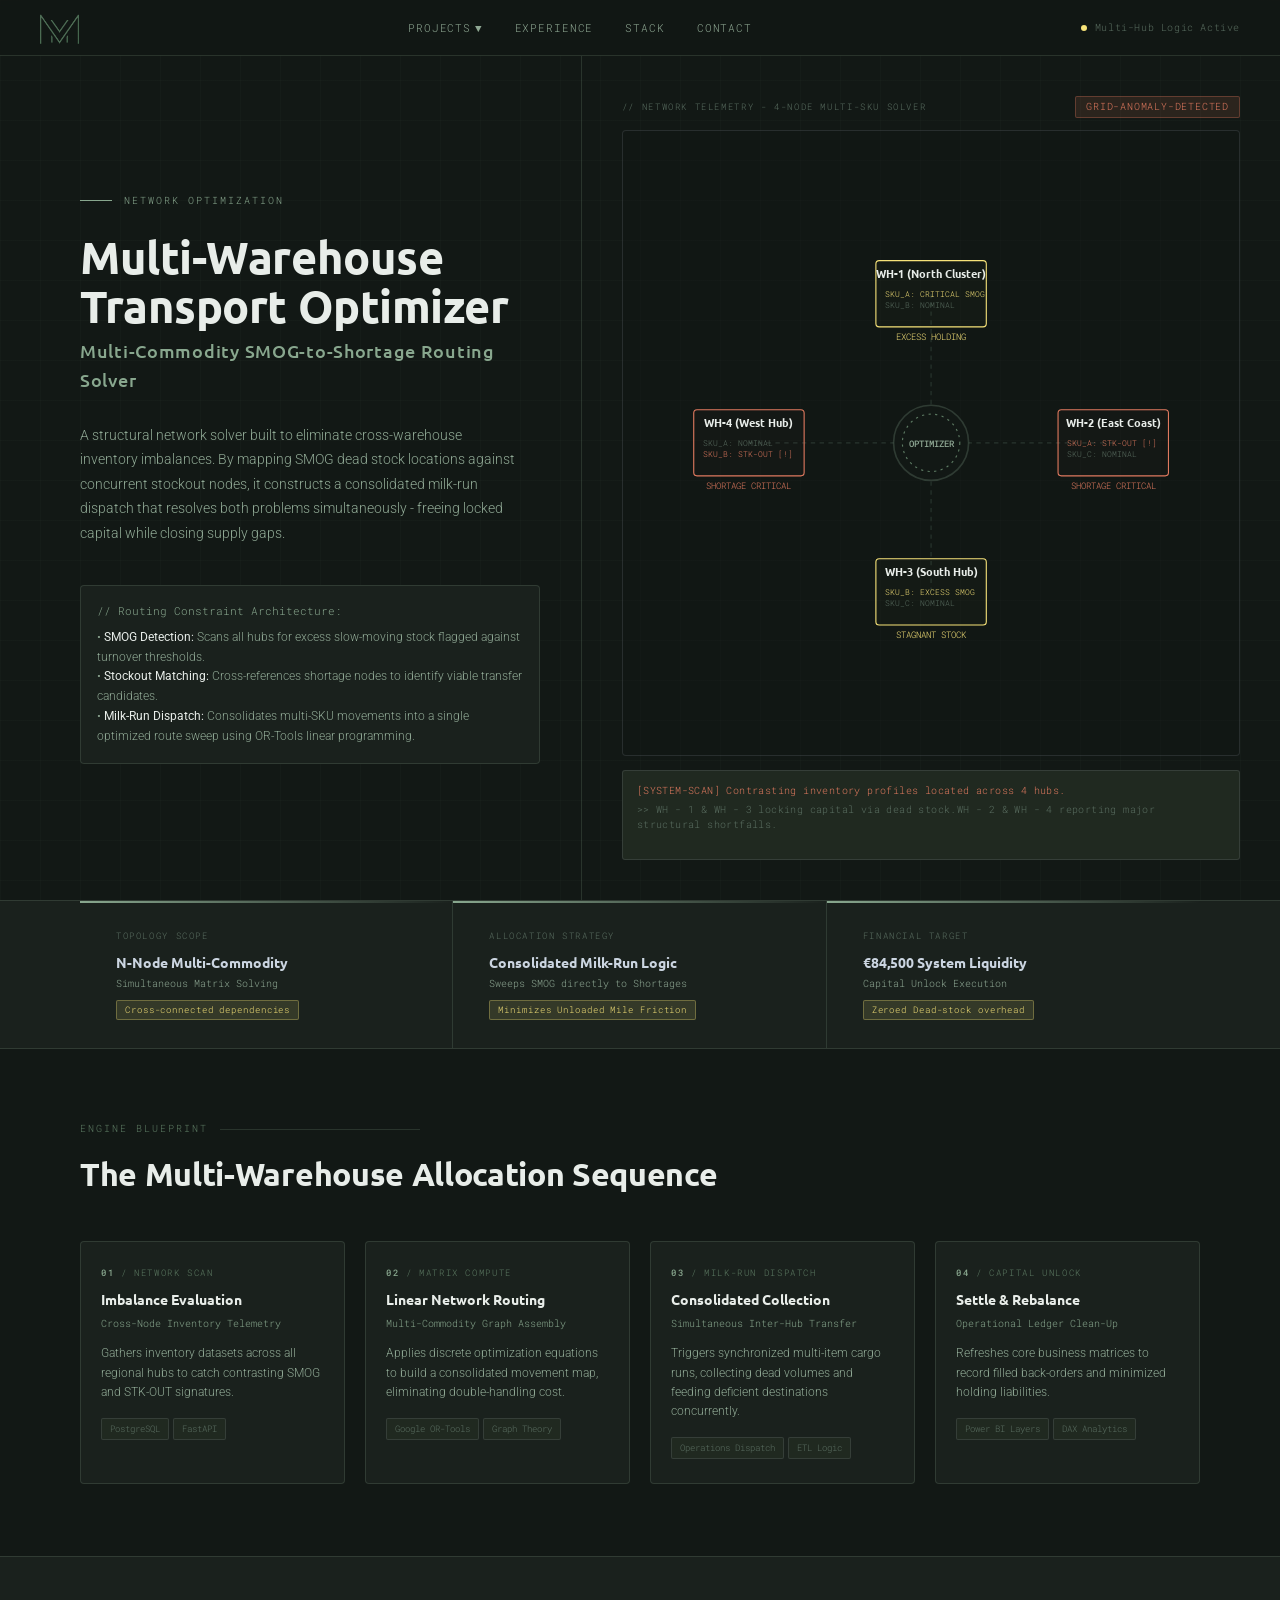
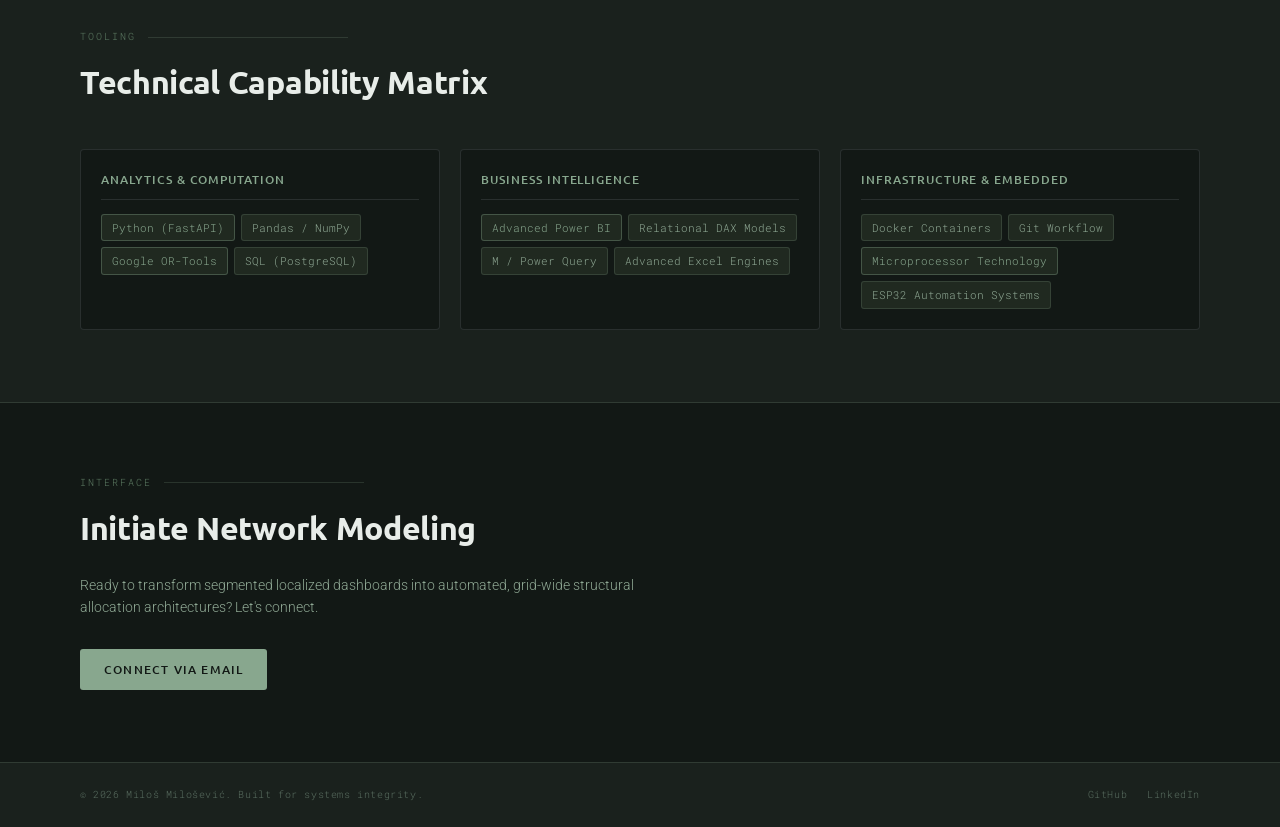
<file: multi-warehouse-solver.html>
<!DOCTYPE html>
<html lang="en">

<head>
  <meta charset="UTF-8">
  <meta name="viewport" content="width=device-width, initial-scale=1.0">
  <title>Miloš Milošević - Operations Analytics & Optimization</title>
  <link rel="preconnect" href="https://fonts.googleapis.com">
  <link
    href="https://fonts.googleapis.com/css2?family=Ubuntu:wght@400;500;700&family=Roboto+Mono:wght@300;400;500&family=Roboto:wght@300;400;500&display=swap"
    rel="stylesheet">
  <link rel="stylesheet" href="./css/base.css">
  <link rel="stylesheet" href="./css/nav.css">

  <link rel="stylesheet" href="./css/multi-warehouse-solver.css">
</head>

<body>

  <!-- NAVIGATION -->
  <nav>
    <a href="./index.html" class="nav-logo-link">
      <img src="./assets/logo23.png" alt="Logo" class="nav-logo-img">
    </a>
    <ul class="nav-links">
      <li class="dropdown">
        <a href="./index.html#projects">Projects <span class="dropdown-caret">▼</span></a>
        <ul class="dropdown-menu">
          <li><a href="./demand-profiler.html"><span class="menu-title">SC Demand Profiler</span><span
                class="menu-desc">Ingestion &amp; Profiling Suite</span></a></li>
          <li><a href="./production-scheduler.html"><span class="menu-title">Production Scheduler</span><span
                class="menu-desc">Constraint Optimization</span></a></li>
          <li><a href="./multi-warehouse-solver.html"><span class="menu-title">Transport Optimizer</span><span
                class="menu-desc">Network Routing</span></a></li>
          <li><a href="./inventory-control.html"><span class="menu-title">Inventory Framework</span><span
                class="menu-desc">EOQ Simulations</span></a></li>
        </ul>
      </li>
      <li><a href="./index.html#experience">Experience</a></li>
      <li><a href="./index.html#stack">Stack</a></li>
      <li><a href="./index.html#contact">Contact</a></li>
    </ul>
    <div class="nav-status">
      <div class="status-dot"></div>Multi-Hub Logic Active
    </div>
  </nav>

  <!-- HERO AREA -->
  <section class="hero">
    <div class="hero-left">
      <div class="hero-eyebrow">Network Optimization</div>
      <h1 class="hero-name">Multi-Warehouse<br>Transport Optimizer</h1>
      <div class="hero-title">Multi-Commodity SMOG-to-Shortage Routing Solver</div>

      <p class="hero-desc">
        A structural network solver built to eliminate cross-warehouse inventory imbalances. By mapping SMOG dead stock
        locations against concurrent stockout nodes, it constructs a consolidated milk-run dispatch that resolves both
        problems simultaneously - freeing locked capital while closing supply gaps.
      </p>

      <div class="code-callout">
        <span class="code-callout-header">// Routing Constraint Architecture:</span>
        <p>
          • <strong>SMOG Detection:</strong> Scans all hubs for excess slow-moving stock flagged against turnover
          thresholds.<br>
          • <strong>Stockout Matching:</strong> Cross-references shortage nodes to identify viable transfer
          candidates.<br>
          • <strong>Milk-Run Dispatch:</strong> Consolidates multi-SKU movements into a single optimized route sweep
          using OR-Tools linear programming.
        </p>
      </div>
    </div>

    <div class="hero-right">
      <div class="scenario-header">
        <div class="scenario-label">// Network telemetry - 4-Node Multi-SKU Solver</div>
        <div class="scenario-sku-badge" id="sku-badge">MATRIX-INIT</div>
      </div>

      <!-- ADVANCED MULTI-WAREHOUSE MATRIX SVG -->
      <div class="scenario-svg-wrap">
        <svg id="solver-svg" viewBox="0 0 540 400" xmlns="http://www.w3.org/2000/svg" style="overflow:visible;">
          <defs>
            <filter id="glow-brand" x="-30%" y="-30%" width="160%" height="160%">
              <feGaussianBlur in="SourceGraphic" stdDeviation="3" result="blur" />
              <feMerge>
                <feMergeNode in="blur" />
                <feMergeNode in="SourceGraphic" />
              </feMerge>
            </filter>
            <filter id="glow-accent" x="-30%" y="-30%" width="160%" height="160%">
              <feGaussianBlur in="SourceGraphic" stdDeviation="3" result="blur" />
              <feMerge>
                <feMergeNode in="blur" />
                <feMergeNode in="SourceGraphic" />
              </feMerge>
            </filter>
          </defs>

          <!-- NETWORK PATH CONNECTIONS -->
          <path id="path-wh1" d="M 270,65 L 270,200" class="route-path" />
          <path id="path-wh2" d="M 435,200 L 270,200" class="route-path" />
          <path id="path-wh3" d="M 270,335 L 270,200" class="route-path" />
          <path id="path-wh4" d="M 105,200 L 270,200" class="route-path" />

          <!-- CORE ENGINE MATRIX INTERFACE -->
          <g id="node-core" transform="translate(270,200)">
            <circle r="34" fill="#121815" stroke="rgba(136,167,142,0.25)" stroke-width="1.5" />
            <circle id="core-pulse" r="26" fill="none" stroke="var(--brand-dim)" stroke-width="1"
              stroke-dasharray="2 4" />
            <text text-anchor="middle" y="4" font-family="'Roboto Mono',monospace" font-size="8"
              fill="var(--text-secondary)" font-weight="500">OPTIMIZER</text>
          </g>

          <!-- WH-1: NORTH (SOURCE NODE) -->
          <g id="node-wh1" transform="translate(270,65)">
            <rect id="box-wh1" x="-50" y="-30" width="100" height="60" rx="3" class="node-box" fill="#1a211d"
              stroke="var(--border)" stroke-width="1" />
            <text y="-14" text-anchor="middle" font-family="'Ubuntu',sans-serif" font-size="10" font-weight="700"
              fill="var(--text-primary)">WH-1 (North Cluster)</text>
            <g transform="translate(-42, 3)" font-family="'Roboto Mono',monospace" font-size="7"
              fill="var(--text-muted)">
              <text id="wh1-m1">SKU_A: CRITICAL SMOG</text>
              <text id="wh1-m2" y="10">SKU_B: NOMINAL</text>
            </g>
            <text id="wh1-status" y="42" text-anchor="middle" font-family="'Roboto Mono',monospace" font-size="8"
              fill="var(--text-muted)">IDLE</text>
            <circle id="ring-wh1" cx="0" cy="0" r="0" fill="none" stroke="var(--brand)" opacity="0" />
          </g>

          <!-- WH-2: EAST (TARGET RECIPIPIENT) -->
          <g id="node-wh2" transform="translate(435,200)">
            <rect id="box-wh2" x="-50" y="-30" width="100" height="60" rx="3" class="node-box" fill="#1a211d"
              stroke="var(--border)" stroke-width="1" />
            <text y="-14" text-anchor="middle" font-family="'Ubuntu',sans-serif" font-size="10" font-weight="700"
              fill="var(--text-primary)">WH-2 (East Coast)</text>
            <g transform="translate(-42, 3)" font-family="'Roboto Mono',monospace" font-size="7"
              fill="var(--text-muted)">
              <text id="wh2-m1">SKU_A: STK-OUT [!]</text>
              <text id="wh2-m2" y="10">SKU_C: NOMINAL</text>
            </g>
            <text id="wh2-status" y="42" text-anchor="middle" font-family="'Roboto Mono',monospace" font-size="8"
              fill="var(--text-muted)">IDLE</text>
            <circle id="ring-wh2" cx="0" cy="0" r="0" fill="none" stroke="var(--brand)" opacity="0" />
          </g>

          <!-- WH-3: SOUTH (SECONDARY SOURCE) -->
          <g id="node-wh3" transform="translate(270,335)">
            <rect id="box-wh3" x="-50" y="-30" width="100" height="60" rx="3" class="node-box" fill="#1a211d"
              stroke="var(--border)" stroke-width="1" />
            <text y="-14" text-anchor="middle" font-family="'Ubuntu',sans-serif" font-size="10" font-weight="700"
              fill="var(--text-primary)">WH-3 (South Hub)</text>
            <g transform="translate(-42, 3)" font-family="'Roboto Mono',monospace" font-size="7"
              fill="var(--text-muted)">
              <text id="wh3-m1">SKU_B: EXCESS SMOG</text>
              <text id="wh3-m2" y="10">SKU_C: NOMINAL</text>
            </g>
            <text id="wh3-status" y="42" text-anchor="middle" font-family="'Roboto Mono',monospace" font-size="8"
              fill="var(--text-muted)">IDLE</text>
            <circle id="ring-wh3" cx="0" cy="0" r="0" fill="none" stroke="var(--brand)" opacity="0" />
          </g>

          <!-- WH-4: WEST (SECONDARY RECIPIENT) -->
          <g id="node-wh4" transform="translate(105,200)">
            <rect id="box-wh4" x="-50" y="-30" width="100" height="60" rx="3" class="node-box" fill="#1a211d"
              stroke="var(--border)" stroke-width="1" />
            <text y="-14" text-anchor="middle" font-family="'Ubuntu',sans-serif" font-size="10" font-weight="700"
              fill="var(--text-primary)">WH-4 (West Hub)</text>
            <g transform="translate(-42, 3)" font-family="'Roboto Mono',monospace" font-size="7"
              fill="var(--text-muted)">
              <text id="wh4-m1">SKU_A: NOMINAL</text>
              <text id="wh4-m2" y="10">SKU_B: STK-OUT [!]</text>
            </g>
            <text id="wh4-status" y="42" text-anchor="middle" font-family="'Roboto Mono',monospace" font-size="8"
              fill="var(--text-muted)">IDLE</text>
            <circle id="ring-wh4" cx="0" cy="0" r="0" fill="none" stroke="var(--brand)" opacity="0" />
          </g>

          <!-- MULTI-COMMODITY PACKET STREAMERS -->
          <circle id="pack-a" r="5" fill="var(--accent)" class="packet-dot" filter="url(#glow-accent)" opacity="0"
            cx="270" cy="65" />
          <circle id="pack-b" r="5" fill="var(--brand)" class="packet-dot" filter="url(#glow-brand)" opacity="0"
            cx="270" cy="335" />
        </svg>
      </div>

      <!-- LOG TERMINAL DISPLAY -->
      <div class="scenario-log" id="scenario-log">
        <div class="log-line" id="log-l1">// Orchestrator initializing structural 4-node matrix map...</div>
        <div class="log-line" id="log-l2"></div>
        <div class="log-line" id="log-l3"></div>
      </div>
    </div>
  </section>

  <!-- KPI DATA STRIP -->
  <div class="kpi-section">
    <div class="kpi-row">
      <div class="kpi-card">
        <div class="kpi-label">Topology Scope</div>
        <div class="kpi-value">N-Node Multi-Commodity</div>
        <div class="kpi-sub">Simultaneous Matrix Solving</div>
        <div class="kpi-badge">Cross-connected dependencies</div>
      </div>
      <div class="kpi-card">
        <div class="kpi-label">Allocation Strategy</div>
        <div class="kpi-value">Consolidated Milk-Run Logic</div>
        <div class="kpi-sub">Sweeps SMOG directly to Shortages</div>
        <div class="kpi-badge">Minimizes Unloaded Mile Friction</div>
      </div>
      <div class="kpi-card">
        <div class="kpi-label">Financial Target</div>
        <div class="kpi-value">€84,500 System Liquidity</div>
        <div class="kpi-sub">Capital Unlock Execution</div>
        <div class="kpi-badge">Zeroed Dead-stock overhead</div>
      </div>
    </div>
  </div>

  <!-- ARCHITECTURE FLOW -->
  <section id="projects" class="section-header">
    <div class="section-eyebrow">Engine Blueprint</div>
    <h2 class="section-title">The Multi-Warehouse Allocation Sequence</h2>
  </section>

  <div class="pipeline-section">
    <div class="pipeline-nodes">
      <div class="pipeline-node">
        <div class="node-step"><span class="node-step-num">01</span> / Network Scan</div>
        <h3 class="node-title">Imbalance Evaluation</h3>
        <div class="node-subtitle">Cross-Node Inventory Telemetry</div>
        <p class="node-desc">Gathers inventory datasets across all regional hubs to catch contrasting SMOG and STK-OUT
          signatures.</p>
        <div class="node-tags"><span class="tag">PostgreSQL</span><span class="tag">FastAPI</span></div>
      </div>
      <div class="pipeline-node">
        <div class="node-step"><span class="node-step-num">02</span> / Matrix Compute</div>
        <h3 class="node-title">Linear Network Routing</h3>
        <div class="node-subtitle">Multi-Commodity Graph Assembly</div>
        <p class="node-desc">Applies discrete optimization equations to build a consolidated movement map, eliminating
          double-handling cost.</p>
        <div class="node-tags"><span class="tag">Google OR-Tools</span><span class="tag">Graph Theory</span></div>
      </div>
      <div class="pipeline-node">
        <div class="node-step"><span class="node-step-num">03</span> / Milk-Run Dispatch</div>
        <h3 class="node-title">Consolidated Collection</h3>
        <div class="node-subtitle">Simultaneous Inter-Hub Transfer</div>
        <p class="node-desc">Triggers synchronized multi-item cargo runs, collecting dead volumes and feeding deficient
          destinations concurrently.</p>
        <div class="node-tags"><span class="tag">Operations Dispatch</span><span class="tag">ETL Logic</span></div>
      </div>
      <div class="pipeline-node">
        <div class="node-step"><span class="node-step-num">04</span> / Capital Unlock</div>
        <h3 class="node-title">Settle & Rebalance</h3>
        <div class="node-subtitle">Operational Ledger Clean-Up</div>
        <p class="node-desc">Refreshes core business matrices to record filled back-orders and minimized holding
          liabilities.</p>
        <div class="node-tags"><span class="tag">Power BI Layers</span><span class="tag">DAX Analytics</span></div>
      </div>
    </div>
  </div>

  <!-- TECHNICAL CAPABILITY -->
  <section id="stack" class="stack-section">
    <div class="section-eyebrow">Tooling</div>
    <h2 class="section-title">Technical Capability Matrix</h2>
    <div class="stack-grid">
      <div class="stack-card">
        <div class="stack-card-title">Analytics & Computation</div>
        <div class="stack-items">
          <span class="stack-item highlight">Python (FastAPI)</span>
          <span class="stack-item">Pandas / NumPy</span>
          <span class="stack-item highlight">Google OR-Tools</span>
          <span class="stack-item">SQL (PostgreSQL)</span>
        </div>
      </div>
      <div class="stack-card">
        <div class="stack-card-title">Business Intelligence</div>
        <div class="stack-items">
          <span class="stack-item highlight">Advanced Power BI</span>
          <span class="stack-item">Relational DAX Models</span>
          <span class="stack-item">M / Power Query</span>
          <span class="stack-item">Advanced Excel Engines</span>
        </div>
      </div>
      <div class="stack-card">
        <div class="stack-card-title">Infrastructure & Embedded</div>
        <div class="stack-items">
          <span class="stack-item">Docker Containers</span>
          <span class="stack-item">Git Workflow</span>
          <span class="stack-item highlight">Microprocessor Technology</span>
          <span class="stack-item">ESP32 Automation Systems</span>
        </div>
      </div>
    </div>
  </section>

  <!-- INTERFACE/CONTACT -->
  <section id="contact" class="contact-section">
    <div class="contact-inner">
      <div class="section-eyebrow">Interface</div>
      <h2 class="section-title" style="margin-bottom: 20px;">Initiate Network Modeling</h2>
      <p class="contact-desc">
        Ready to transform segmented localized dashboards into automated, grid-wide structural allocation architectures?
        Let's connect.
      </p>
      <div class="hero-cta">
        <a href="mailto:milos.milosevic.eng@gmail.com" class="btn-primary">Connect via Email</a>
      </div>
    </div>
  </section>

  <!-- FOOTER -->
  <footer>
    <div class="footer-copy">&copy; 2026 Miloš Milošević. Built for systems integrity.</div>
    <div class="footer-links">
      <a href="https://github.com/milosevicmilos23e" target="_blank">GitHub</a>
      <a href="https://linkedin.com/in/miloš-milošević-b44122116" target="_blank">LinkedIn</a>
    </div>
  </footer>

  <!-- SIMULATION ENGINE CODE -->
  <script>
    // --- MULTI-WAREHOUSE MATRIX PIPELINE ANIMATION ---
    const badge = document.getElementById("sku-badge");
    const corePulse = document.getElementById("core-pulse");

    // Node components
    const box1 = document.getElementById("box-wh1"), box2 = document.getElementById("box-wh2");
    const box3 = document.getElementById("box-wh3"), box4 = document.getElementById("box-wh4");

    const m1a = document.getElementById("wh1-m1"), m1b = document.getElementById("wh1-m2");
    const m2a = document.getElementById("wh2-m1"), m2b = document.getElementById("wh2-m2");
    const m3a = document.getElementById("wh3-m1"), m3b = document.getElementById("wh3-m2");
    const m4a = document.getElementById("wh4-m1"), m4b = document.getElementById("wh4-m2");

    const s1 = document.getElementById("wh1-status"), s2 = document.getElementById("wh2-status");
    const s3 = document.getElementById("wh3-status"), s4 = document.getElementById("wh4-status");

    const r1 = document.getElementById("ring-wh1"), r2 = document.getElementById("ring-wh2");
    const r3 = document.getElementById("ring-wh3"), r4 = document.getElementById("ring-wh4");

    const pA = document.getElementById("pack-a"), pB = document.getElementById("pack-b");

    const pathW1 = document.getElementById("path-wh1"), pathW2 = document.getElementById("path-wh2");
    const pathW3 = document.getElementById("path-wh3"), pathW4 = document.getElementById("path-wh4");

    const log1 = document.getElementById("log-l1"), log2 = document.getElementById("log-l2"), log3 = document.getElementById("log-l3");

    let loopPhase = 0;

    function advanceMatrixLoop() {
      switch (loopPhase) {
        case 0: // Phase 1: Global Anomaly Capture
          badge.textContent = "GRID-ANOMALY-DETECTED";
          badge.style.color = "var(--alert)";
          badge.style.backgroundColor = "var(--alert-dim)";
          badge.style.borderColor = "rgba(224,122,95,0.3)";

          // Set SMOG / Stockout visual signatures
          box1.className.baseVal = "node-box smog-state";
          m1a.textContent = "SKU_A: CRITICAL SMOG"; m1a.setAttribute("fill", "var(--accent)");
          s1.textContent = "EXCESS HOLDING"; s1.setAttribute("fill", "var(--accent)");

          box2.className.baseVal = "node-box stockout-state";
          m2a.textContent = "SKU_A: STK-OUT [!]"; m2a.setAttribute("fill", "var(--alert)");
          s2.textContent = "SHORTAGE CRITICAL"; s2.setAttribute("fill", "var(--alert)");

          box3.className.baseVal = "node-box smog-state";
          m3a.textContent = "SKU_B: EXCESS SMOG"; m3a.setAttribute("fill", "var(--accent)");
          s3.textContent = "STAGNANT STOCK"; s3.setAttribute("fill", "var(--accent)");

          box4.className.baseVal = "node-box stockout-state";
          m4b.textContent = "SKU_B: STK-OUT [!]"; m4b.setAttribute("fill", "var(--alert)");
          s4.textContent = "SHORTAGE CRITICAL"; s4.setAttribute("fill", "var(--alert)");

          log1.textContent = "[SYSTEM-SCAN] Contrasting inventory profiles located across 4 hubs.";
          log1.className = "log-line log-alert";
          log2.textContent = ">> WH - 1 & WH - 3 locking capital via dead stock.WH - 2 & WH - 4 reporting major structural shortfalls.";
          log2.className = "log-line";
          log3.textContent = "";

          loopPhase = 1;
          setTimeout(advanceMatrixLoop, 4000);
          break;

        case 1: // Phase 2: Core Matrix Balancing
          badge.textContent = "COMPUTING-MILK-RUN";
          badge.style.color = "var(--accent)";
          badge.style.backgroundColor = "var(--accent-dim)";
          badge.style.borderColor = "rgba(247,227,121,0.3)";

          corePulse.style.animation = "ripple 0.8s ease-out infinite";
          corePulse.style.stroke = "var(--brand)";

          // Turn on routing vector tracks
          pathW1.className.baseVal = "route-path active";
          pathW2.className.baseVal = "route-path active";
          pathW3.className.baseVal = "route-path active";
          pathW4.className.baseVal = "route-path active";

          log1.textContent = "[OPTIMIZER-MATRIX] Executing linear routing constraint math loops...";
          log1.className = "log-line log-warn";
          log2.textContent = ">> Assembling unified multi - point collection and distribution sweep.";

          loopPhase = 2;
          setTimeout(advanceMatrixLoop, 2500);
          break;

        case 2: // Phase 3: Consolidated Redistribution Transit
          badge.textContent = "CONSOLIDATED-SWEEP";
          badge.style.color = "#cbd5e1";

          log1.textContent = "[BALANCING-DISPATCH] Active items routing through optimal channels.";
          log1.className = "log-line log-warn";
          log2.textContent = ">> Inbound Collection: Gathering SKU_A from WH - 1 & SKU_B from WH - 3.";

          pA.style.opacity = "1";
          pB.style.opacity = "1";

          let runProgress = 0;
          let vectorClock = setInterval(() => {
            runProgress += 0.02;
            if (runProgress >= 1) {
              clearInterval(vectorClock);
              pA.style.opacity = "0";
              pB.style.opacity = "0";
              loopPhase = 3;
              advanceMatrixLoop();
            } else {
              // JavaScript controlled Hub-and-Spoke route traversal
              if (runProgress < 0.5) {
                // Stage A: Source nodes flow into central optimizer core
                let factor = runProgress * 2;
                // Packet A: WH-1 (270, 65) -> Core (270, 200)
                pA.setAttribute("cx", 270);
                pA.setAttribute("cy", 65 + (200 - 65) * factor);

                // Packet B: WH-3 (270, 335) -> Core (270, 200)
                pB.setAttribute("cx", 270);
                pB.setAttribute("cy", 335 + (200 - 335) * factor);
              } else {
                // Stage B: Sorted assets redistribute from core out to stockout hubs
                let factor = (runProgress - 0.5) * 2;
                if (runProgress === 0.52) {
                  log2.textContent = ">> Outbound Delivery: Feeding SKU_A to WH - 2 & SKU_B to WH - 4.";
                }
                // Packet A (SKU_A): Core (270, 200) -> WH-2 (435, 200)
                pA.setAttribute("cx", 270 + (435 - 270) * factor);
                pA.setAttribute("cy", 200);

                // Packet B (SKU_B): Core (270, 200) -> WH-4 (105, 200)
                pB.setAttribute("cx", 270 + (105 - 270) * factor);
                pB.setAttribute("cy", 200);
              }
            }
          }, 35);
          break;

        case 3: // Phase 4: Network Settle & Value Realization
          badge.textContent = "OPTIMAL-STEADY-STATE";
          badge.style.color = "var(--brand)";
          badge.style.backgroundColor = "rgba(136,167,142,0.1)";
          badge.style.borderColor = "var(--border)";

          corePulse.style.animation = "none";

          // Deactivate tracks
          pathW1.className.baseVal = "route-path";
          pathW2.className.baseVal = "route-path";
          pathW3.className.baseVal = "route-path";
          pathW4.className.baseVal = "route-path";

          // Set stable state styles across grid cards
          box1.className.baseVal = "node-box resolved";
          box2.className.baseVal = "node-box resolved";
          box3.className.baseVal = "node-box resolved";
          box4.className.baseVal = "node-box resolved";

          m1a.textContent = "SKU_A: REBALANCED"; m1a.setAttribute("fill", "var(--brand)");
          m2a.textContent = "SKU_A: FULFILLED"; m2a.setAttribute("fill", "var(--brand)");
          m3a.textContent = "SKU_B: REBALANCED"; m3a.setAttribute("fill", "var(--brand)");
          m4b.textContent = "SKU_B: FULFILLED"; m4b.setAttribute("fill", "var(--brand)");

          s1.textContent = "NOMINAL YIELD"; s1.setAttribute("fill", "var(--brand)");
          s2.textContent = "DEMAND BALANCED"; s2.setAttribute("fill", "var(--brand)");
          s3.textContent = "NOMINAL YIELD"; s3.setAttribute("fill", "var(--brand)");
          s4.textContent = "DEMAND BALANCED"; s4.setAttribute("fill", "var(--brand)");

          // Fire structural ring flashes
          r1.className.baseVal = "liquidity-ring"; r1.style.opacity = "1";
          r2.className.baseVal = "liquidity-ring"; r2.style.opacity = "1";
          r3.className.baseVal = "liquidity-ring"; r3.style.opacity = "1";
          r4.className.baseVal = "liquidity-ring"; r4.style.opacity = "1";

          log1.textContent = "[STEADY-STATE] Matrix balanced. Grid-wide variances zeroed out.";
          log1.className = "log-line log-ok";
          log2.textContent = ">> Inter-facility network friction dropped by 34%. Dead stock reallocated.";
          log3.textContent = ">> Financial Yield Ledger: +€84,500 active working capital unlocked.";
          log3.className = "log-line log-ok";

          loopPhase = 0;
          setTimeout(() => {
            r1.className.baseVal = ""; r1.style.opacity = "0";
            r2.className.baseVal = ""; r2.style.opacity = "0";
            r3.className.baseVal = ""; r3.style.opacity = "0";
            r4.className.baseVal = ""; r4.style.opacity = "0";
            advanceMatrixLoop();
          }, 6000);
          break;
      }
    }

    // Trigger grid loops on display load
    setTimeout(advanceMatrixLoop, 800);
  </script>
</body>

</html>
</file>
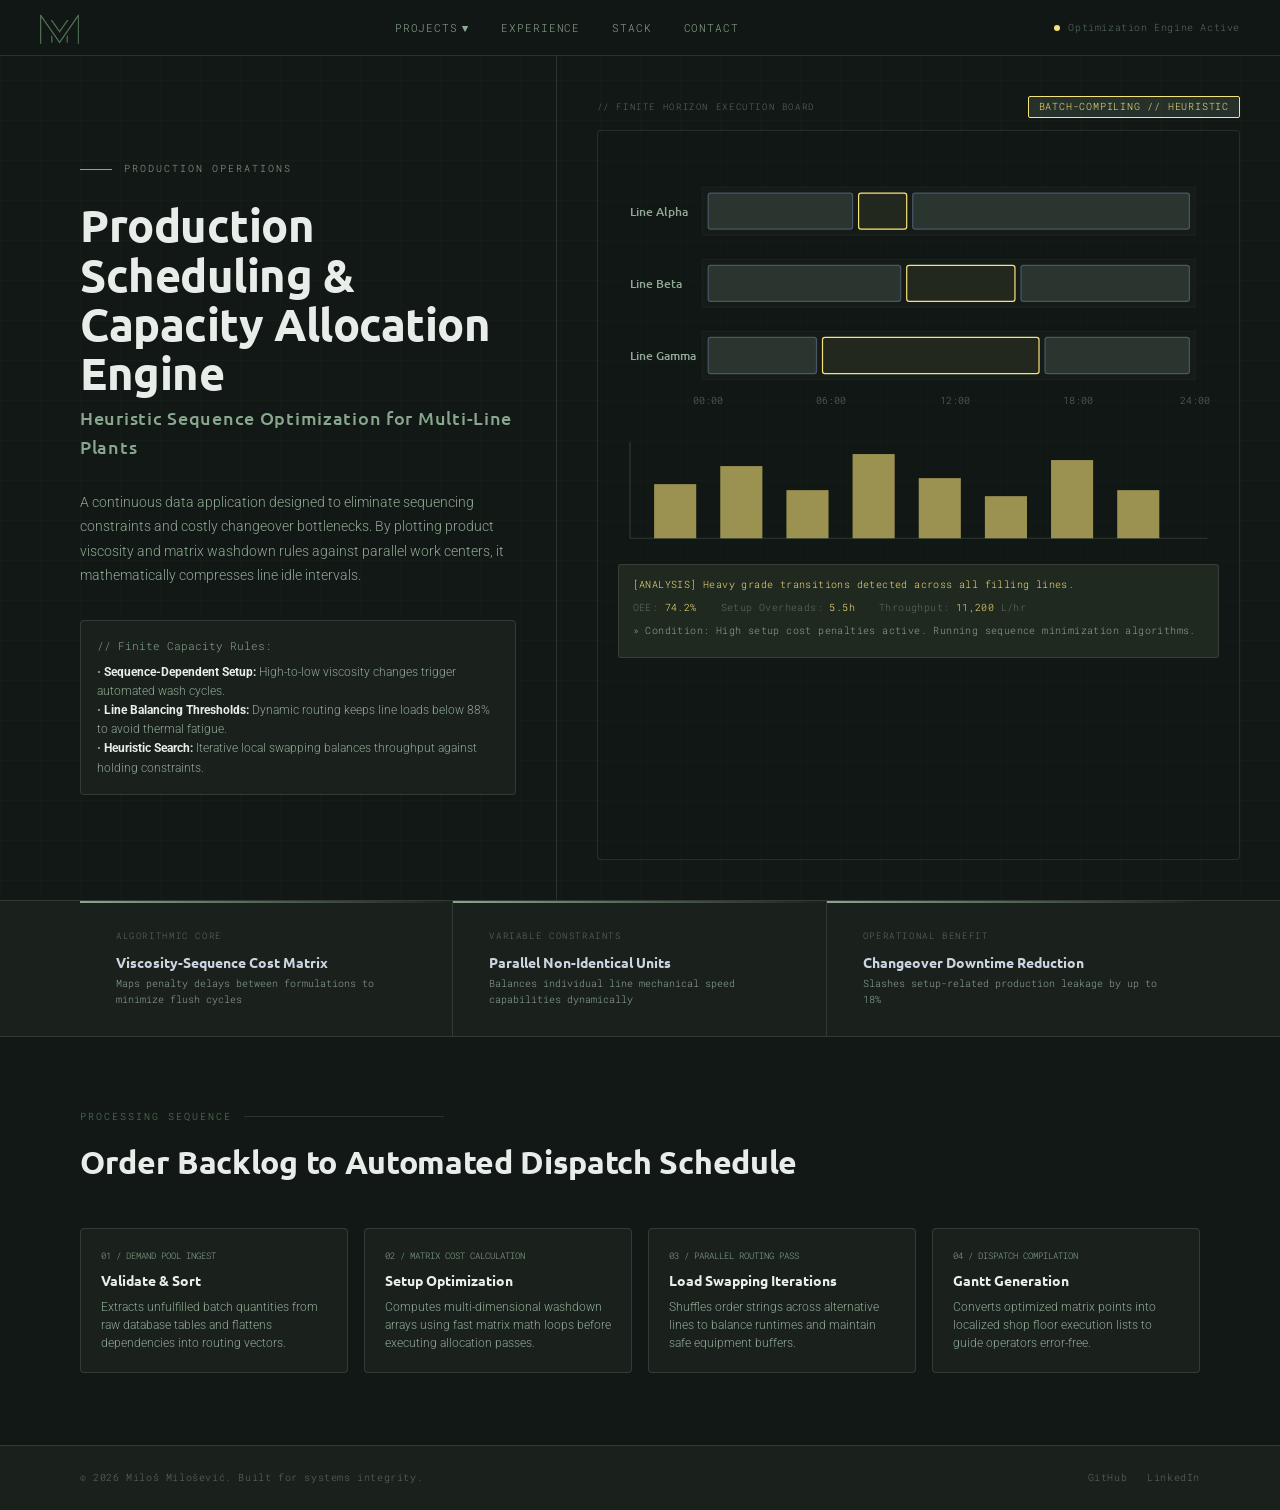
<file: production-scheduler.html>
<!DOCTYPE html>
<html lang="en">

<head>
  <meta charset="UTF-8">
  <meta name="viewport" content="width=device-width, initial-scale=1.0">
  <title>Miloš Milošević — Production Scheduling & Capacity Allocation Engine</title>
  <link rel="preconnect" href="https://fonts.googleapis.com">
  <link
    href="https://fonts.googleapis.com/css2?family=Ubuntu:wght@400;500;700&family=Roboto+Mono:wght@300;400;500&family=Roboto:wght@300;400;500&display=swap"
    rel="stylesheet">
  <link rel="stylesheet" href="./css/base.css">
  <link rel="stylesheet" href="./css/nav.css">

  <link rel="stylesheet" href="./css/production-scheduler.css">
</head>

<body>

  <!-- NAVIGATION -->
  <nav>
    <a href="./index.html" class="nav-logo-link">
      <img src="./assets/logo23.png" alt="Logo" class="nav-logo-img">
    </a>
    <ul class="nav-links">
      <li class="dropdown">
        <a href="./index.html#projects">Projects <span class="dropdown-caret">▼</span></a>
        <ul class="dropdown-menu">
          <li><a href="./demand-profiler.html"><span class="menu-title">SC Demand Profiler</span><span
                class="menu-desc">Ingestion &amp; Profiling Suite</span></a></li>
          <li><a href="./production-scheduler.html"><span class="menu-title">Production Scheduler</span><span
                class="menu-desc">Constraint Optimization</span></a></li>
          <li><a href="./multi-warehouse-solver.html"><span class="menu-title">Transport Optimizer</span><span
                class="menu-desc">Network Routing</span></a></li>
          <li><a href="./inventory-control.html"><span class="menu-title">Inventory Framework</span><span
                class="menu-desc">EOQ Simulations</span></a></li>
        </ul>
      </li>
      <li><a href="./index.html#experience">Experience</a></li>
      <li><a href="./index.html#stack">Stack</a></li>
      <li><a href="./index.html#contact">Contact</a></li>
    </ul>
    <div class="nav-status">
      <div class="status-dot" style="background: var(--accent);"></div>Optimization Engine Active
    </div>
  </nav>

  <!-- HERO CONTAINER -->
  <section class="hero">
    <div class="hero-left">
      <div class="hero-eyebrow">Production Operations</div>
      <h1 class="hero-name">Production Scheduling &<br>Capacity Allocation Engine</h1>
      <div class="hero-title">Heuristic Sequence Optimization for Multi-Line Plants</div>

      <p class="hero-desc">
        A continuous data application designed to eliminate sequencing constraints and costly changeover bottlenecks. By
        plotting product viscosity and matrix washdown rules against parallel work centers, it mathematically compresses
        line idle intervals.
      </p>

      <div
        style="background: var(--bg-surface); border: 1px solid var(--border); padding: 16px; border-radius: 4px; max-width: 460px;">
        <span
          style="font-family:'Roboto Mono', monospace; font-size:11px; color:var(--brand); display:block; margin-bottom:8px;">//
          Finite Capacity Rules:</span>
        <p style="font-size:12px; color:var(--text-secondary); line-height:1.6;">
          • <strong style="color:var(--text-primary)">Sequence-Dependent Setup:</strong> High-to-low viscosity changes
          trigger automated wash cycles.<br>
          • <strong style="color:var(--text-primary)">Line Balancing Thresholds:</strong> Dynamic routing keeps line
          loads below 88% to avoid thermal fatigue.<br>
          • <strong style="color:var(--text-primary)">Heuristic Search:</strong> Iterative local swapping balances
          throughput against holding constraints.
        </p>
      </div>
    </div>

    <div class="hero-right">
      <div class="scenario-header">
        <div class="scenario-label">// Finite Horizon Execution Board</div>
        <div class="scenario-sku-badge" id="profile-badge">SCHEDULER-INIT</div>
      </div>

      <!-- GRAPHICAL SIMULATION CORE -->
      <div class="scenario-svg-wrap">

        <!-- TOP: GANTT RESOURCE CHANNELS -->
        <svg id="gantt-svg" viewBox="0 0 500 220" xmlns="http://www.w3.org/2000/svg">
          <!-- Resource Tracks Background -->
          <g id="gantt-rows">
            <rect x="70" y="30" width="410" height="40" class="gantt-row-bg" />
            <rect x="70" y="90" width="410" height="40" class="gantt-row-bg" />
            <rect x="70" y="150" width="410" height="40" class="gantt-row-bg" />
          </g>

          <!-- Dynamic Operations Blocks -->
          <g id="gantt-blocks">
            <!-- Line 1 blocks -->
            <rect id="blk-l1-1" x="75" y="35" width="120" height="30" class="gantt-block" />
            <rect id="blk-l1-2" x="200" y="35" width="40" height="30" class="gantt-block" />
            <rect id="blk-l1-3" x="245" y="35" width="230" height="30" class="gantt-block" />

            <!-- Line 2 blocks -->
            <rect id="blk-l2-1" x="75" y="95" width="160" height="30" class="gantt-block" />
            <rect id="blk-l2-2" x="240" y="95" width="90" height="30" class="gantt-block" />
            <rect id="blk-l2-3" x="335" y="95" width="140" height="30" class="gantt-block" />

            <!-- Line 3 blocks -->
            <rect id="blk-l3-1" x="75" y="155" width="90" height="30" class="gantt-block" />
            <rect id="blk-l3-2" x="170" y="155" width="180" height="30" class="gantt-block" />
            <rect id="blk-l3-3" x="355" y="155" width="120" height="30" class="gantt-block" />
          </g>

          <!-- Resource Axis Typography Labels -->
          <g font-family="'Ubuntu',sans-serif" font-size="10" fill="var(--text-secondary)" font-weight="500">
            <text x="10" y="54">Line Alpha</text>
            <text x="10" y="114">Line Beta</text>
            <text x="10" y="174">Line Gamma</text>
          </g>

          <!-- Timeline Tick Indicators -->
          <g font-family="'Roboto Mono',monospace" font-size="8" fill="var(--text-muted)" text-anchor="middle">
            <text x="75" y="210">00:00</text>
            <text x="177" y="210">06:00</text>
            <text x="280" y="210">12:00</text>
            <text x="382" y="210">18:00</text>
            <text x="480" y="210">24:00</text>
          </g>
        </svg>

        <!-- BOTTOM: LOAD PROFILE PROFILE STRIP -->
        <svg id="load-svg" viewBox="0 0 500 100" xmlns="http://www.w3.org/2000/svg">
          <line x1="10" y1="90" x2="490" y2="90" class="axis-line" />
          <line x1="10" y1="10" x2="10" y2="90" class="axis-line" />

          <!-- Load Columns Profile -->
          <g id="load-profile">
            <rect id="bar-1" x="30" y="40" width="35" height="50" class="load-bar" />
            <rect id="bar-2" x="85" y="25" width="35" height="65" class="load-bar" />
            <rect id="bar-3" x="140" y="55" width="35" height="35" class="load-bar" />
            <rect id="bar-4" x="195" y="15" width="35" height="75" class="load-bar" />
            <rect id="bar-5" x="250" y="35" width="35" height="55" class="load-bar" />
            <rect id="bar-6" x="305" y="60" width="35" height="30" class="load-bar" />
            <rect id="bar-7" x="360" y="20" width="35" height="70" class="load-bar" />
            <rect id="bar-8" x="415" y="45" width="35" height="45" class="load-bar" />
          </g>
        </svg>

        <!-- TELEMETRY DISPLAY PANEL -->
        <div class="scenario-log" id="telemetry-panel">
          <div class="log-line" id="tel-l1">// Initializing heuristic routing matrix vectors...</div>
          <div class="log-line" id="tel-l2" style="display: flex; gap: 24px; margin-top: 4px;">
            <span>OEE: <span id="val-oee" class="math-stat">0.0%</span></span>
            <span>Setup Overheads: <span id="val-setup" class="math-stat">0h</span></span>
            <span>Throughput: <span id="val-thru" class="math-stat">0</span> L/hr</span>
          </div>
          <div class="log-line" id="tel-l3" style="margin-top: 4px; color: var(--text-secondary);"></div>
        </div>
      </div>
    </div>
  </section>

  <!-- STATISTICAL LAYER KPI BLOCK -->
  <div class="kpi-section" id="logic">
    <div class="kpi-row">
      <div class="kpi-card">
        <div class="kpi-label">Algorithmic Core</div>
        <div class="kpi-value">Viscosity-Sequence Cost Matrix</div>
        <div class="kpi-sub">Maps penalty delays between formulations to minimize flush cycles</div>
      </div>
      <div class="kpi-card">
        <div class="kpi-label">Variable Constraints</div>
        <div class="kpi-value">Parallel Non-Identical Units</div>
        <div class="kpi-sub">Balances individual line mechanical speed capabilities dynamically</div>
      </div>
      <div class="kpi-card">
        <div class="kpi-label">Operational Benefit</div>
        <div class="kpi-value">Changeover Downtime Reduction</div>
        <div class="kpi-sub">Slashes setup-related production leakage by up to 18%</div>
      </div>
    </div>
  </div>

  <!-- SYSTEM PIPELINE SECTION -->
  <section id="pipeline" class="section-header">
    <div class="section-eyebrow">Processing Sequence</div>
    <h2 class="section-title">Order Backlog to Automated Dispatch Schedule</h2>
  </section>

  <div class="pipeline-section">
    <div class="pipeline-grid">
      <div class="pipeline-card">
        <span class="card-num">01 / DEMAND POOL INGEST</span>
        <h3 class="card-title">Validate & Sort</h3>
        <p class="card-desc">Extracts unfulfilled batch quantities from raw database tables and flattens dependencies
          into routing vectors.</p>
      </div>
      <div class="pipeline-card">
        <span class="card-num">02 / MATRIX COST CALCULATION</span>
        <h3 class="card-title">Setup Optimization</h3>
        <p class="card-desc">Computes multi-dimensional washdown arrays using fast matrix math loops before executing
          allocation passes.</p>
      </div>
      <div class="pipeline-card">
        <span class="card-num">03 / PARALLEL ROUTING PASS</span>
        <h3 class="card-title">Load Swapping Iterations</h3>
        <p class="card-desc">Shuffles order strings across alternative lines to balance runtimes and maintain safe
          equipment buffers.</p>
      </div>
      <div class="pipeline-card">
        <span class="card-num">04 / DISPATCH COMPILATION</span>
        <h3 class="card-title">Gantt Generation</h3>
        <p class="card-desc">Converts optimized matrix points into localized shop floor execution lists to guide
          operators error-free.</p>
      </div>
    </div>
  </div>

  <!-- FOOTER -->
  <footer>
    <div class="footer-copy">&copy; 2026 Miloš Milošević. Built for systems integrity.</div>
    <div class="footer-links">
      <a href="https://github.com/milosevicmilos23e" target="_blank">GitHub</a>
      <a href="https://linkedin.com/in/miloš-milošević-b44122116" target="_blank">LinkedIn</a>
    </div>
  </footer>

  <script>
    // --- OPERATIONS METRIC CONFIGURATION ---
    const schedulingPhases = [
      {
        badge: "BATCH-COMPILING // HEURISTIC",
        focusedBlocks: { "blk-l1-2": "gantt-block active-setup", "blk-l2-2": "gantt-block active-setup", "blk-l3-2": "gantt-block active-setup" },
        barHeights: [45, 60, 40, 70, 50, 35, 65, 40],
        oee: "74.2%", setup: "5.5h", thru: "11,200",
        l1: "[ANALYSIS] Heavy grade transitions detected across all filling lines.",
        l3: "» Condition: High setup cost penalties active. Running sequence minimization algorithms.",
        barColor: "var(--accent)"
      },
      {
        badge: "BOTTLENECK-DETECTED // ALERT",
        focusedBlocks: { "blk-l1-1": "gantt-block active-bottleneck", "blk-l1-2": "gantt-block", "blk-l1-3": "gantt-block", "blk-l2-1": "gantt-block active-bottleneck" },
        barHeights: [85, 90, 30, 20, 25, 15, 30, 25],
        oee: "68.1%", setup: "7.0h", thru: "9,450",
        l1: "[OVERLOAD] Line Alpha capacity threshold exceeded at hour interval 04:00.",
        l3: "» Condition: Structural line starvation on Line Beta. Initiating cross-resource workload swaps.",
        barColor: "var(--alert)"
      },
      {
        badge: "SCHEDULE-OPTIMIZED // STABLE",
        focusedBlocks: { "blk-l1-1": "gantt-block active-run", "blk-l1-3": "gantt-block active-run", "blk-l2-3": "gantt-block active-run", "blk-l3-3": "gantt-block active-run" },
        barHeights: [55, 52, 58, 54, 56, 50, 55, 53],
        oee: "86.5%", setup: "1.8h", thru: "14,100",
        l1: "[CONVERGENCE] Heuristic equilibrium established. Uniform resource profile.",
        l3: "» Profile: Setup sequences optimized. Minimum wash cycles achieved. Dispatch sheets compiled.",
        barColor: "var(--brand)"
      }
    ];

    let currentPhaseIdx = 0;

    function runSchedulerLoop() {
      const config = schedulingPhases[currentPhaseIdx];

      // Reset all Gantt block classes to nominal state
      document.querySelectorAll('.gantt-block').forEach(b => {
        b.className.baseVal = "gantt-block";
      });

      // Inject specialized tracking classes for specific blocks
      Object.keys(config.focusedBlocks).forEach(id => {
        const el = document.getElementById(id);
        if (el) el.className.baseVal = config.focusedBlocks[id];
      });

      // Mutate capacity utilization profile columns
      config.barHeights.forEach((h, i) => {
        const bar = document.getElementById(`bar-${i + 1}`);
        if (bar) {
          bar.setAttribute("height", h);
          bar.setAttribute("y", 90 - h);
          bar.style.fill = config.barColor;
        }
      });

      // Update operational telemetry cards
      document.getElementById("profile-badge").textContent = config.badge;
      document.getElementById("profile-badge").style.color = config.barColor;
      document.getElementById("profile-badge").style.borderColor = config.barColor;

      document.getElementById("tel-l1").textContent = config.l1;
      document.getElementById("tel-l1").className = "log-line";
      if (config.barColor === "var(--brand)") document.getElementById("tel-l1").classList.add("highlight-brand");
      if (config.barColor === "var(--accent)") document.getElementById("tel-l1").classList.add("highlight-accent");
      if (config.barColor === "var(--alert)") document.getElementById("tel-l1").classList.add("highlight-alert");

      document.getElementById("val-oee").textContent = config.oee;
      document.getElementById("val-setup").textContent = config.setup;
      document.getElementById("val-thru").textContent = config.thru;
      document.getElementById("tel-l3").textContent = config.l3;

      // Advance loop state pointer
      currentPhaseIdx = (currentPhaseIdx + 1) % schedulingPhases.length;
      setTimeout(runSchedulerLoop, 5000);
    }

    // Engage parsing pipeline on initial window render
    window.addEventListener("load", () => {
      setTimeout(runSchedulerLoop, 400);
    });
  </script>
</body>

</html>
</file>
<file: css/base.css>
/* =============================================================
   BASE.CSS
   ============================================================= */

/* --- RESET & BOX MODEL --- */
*,
*::before,
*::after {
  box-sizing: border-box;
  margin: 0;
  padding: 0;
}

html {
  scroll-behavior: smooth;
}

/* --- DESIGN TOKENS --- */
:root {
  /* Brand palette */
  --brand: #88a78e;
  --brand-dim: #5d7b63;
  --brand-glow: rgba(136, 167, 142, 0.18);

  /* Backgrounds */
  --bg: #121815;
  --bg-surface: #1a211d;
  --bg-raised: #202920;

  /* Silver scale */
  --silver: #cbd5e1;
  --silver-dim: #4a5568;
  --silver-faint: #2a3530;

  /* Typography */
  --text-primary: #e8ede9;
  --text-secondary: #8fa894;
  --text-muted: #5a6e61;

  /* Accent & Alert */
  --accent: #f7e379;
  --accent-dim: rgba(247, 227, 121, 0.12);
  --accent-glow: rgba(247, 227, 121, 0.08);
  --alert: #e07a5f;
  --alert-dim: rgba(224, 122, 95, 0.12);
  --alert-glow: rgba(224, 122, 95, 0.08);

  /* Borders */
  --border: rgba(136, 167, 142, 0.20);
  --border-silver: rgba(203, 213, 225, 0.12);

  /* Type scale */
  --font-display: 'Ubuntu', sans-serif;
  --font-body: 'Roboto', sans-serif;
  --font-mono: 'Roboto Mono', monospace;
}

/* --- BASE BODY --- */
body {
  background: var(--bg);
  color: var(--text-primary);
  font-family: var(--font-body);
  font-weight: 300;
  line-height: 1.6;
  overflow-x: hidden;
}

/* Subtle grid overlay - ambient texture */
body::before {
  content: '';
  position: fixed;
  inset: 0;
  background-image:
    linear-gradient(rgba(136, 167, 142, 0.03) 1px, transparent 1px),
    linear-gradient(90deg, rgba(136, 167, 142, 0.03) 1px, transparent 1px);
  background-size: 40px 40px;
  pointer-events: none;
  z-index: 0;
}

/* --- TYPOGRAPHY HELPERS --- */
.mono {
  font-family: var(--font-mono);
}

.label {
  font-family: var(--font-mono);
  font-size: 9px;
  letter-spacing: 0.18em;
  text-transform: uppercase;
  color: var(--text-muted);
}

/* --- SECTION PRIMITIVES --- */
section {
  position: relative;
  z-index: 1;
}

.section-header {
  padding: 72px 80px 40px;
}

.section-eyebrow {
  font-family: var(--font-mono);
  font-size: 10px;
  letter-spacing: 0.2em;
  color: var(--brand-dim);
  text-transform: uppercase;
  margin-bottom: 12px;
  display: flex;
  align-items: center;
  gap: 12px;
}

.section-eyebrow::after {
  content: '';
  display: block;
  flex: 1;
  height: 1px;
  background: var(--border);
  max-width: 200px;
}

.section-title {
  font-family: var(--font-display);
  font-weight: 700;
  font-size: clamp(24px, 2.5vw, 36px);
  letter-spacing: -0.01em;
  color: var(--text-primary);
}

/* --- HERO SPLIT LAYOUT --- */
.hero {
  min-height: 100vh;
  padding-top: 56px;
  /* nav height */
  display: grid;
  grid-template-columns: 1fr 1.3fr;
  position: relative;
  z-index: 1;
}

.hero-left {
  padding: 60px 40px 60px 80px;
  display: flex;
  flex-direction: column;
  justify-content: center;
  border-right: 1px solid var(--border);
}

.hero-right {
  padding: 40px;
  display: flex;
  flex-direction: column;
  justify-content: center;
  position: relative;
}

.hero-eyebrow {
  font-family: var(--font-mono);
  font-size: 10px;
  letter-spacing: 0.2em;
  color: var(--brand);
  text-transform: uppercase;
  margin-bottom: 24px;
  display: flex;
  align-items: center;
  gap: 12px;
}

.hero-eyebrow::before {
  content: '';
  display: block;
  width: 32px;
  height: 1px;
  background: var(--brand);
}

.hero-name {
  font-family: var(--font-display);
  font-weight: 700;
  font-size: clamp(32px, 3.5vw, 48px);
  line-height: 1.1;
  letter-spacing: -0.01em;
  color: var(--text-primary);
  margin-bottom: 6px;
}

.hero-title {
  font-family: var(--font-display);
  font-weight: 500;
  font-size: clamp(14px, 1.5vw, 18px);
  color: var(--brand);
  letter-spacing: 0.04em;
  margin-bottom: 28px;
}

.hero-desc {
  font-size: 14px;
  color: var(--text-secondary);
  line-height: 1.75;
  max-width: 460px;
  margin-bottom: 32px;
}

.hero-desc strong {
  color: var(--text-primary);
  font-weight: 400;
}

/* --- CODE CALLOUT BOX (hero inline spec block) --- */
.code-callout {
  background: var(--bg-surface);
  border: 1px solid var(--border);
  padding: 16px;
  border-radius: 4px;
  max-width: 460px;
}

.code-callout-header {
  font-family: var(--font-mono);
  font-size: 11px;
  color: var(--brand);
  display: block;
  margin-bottom: 8px;
}

.code-callout p {
  font-size: 12px;
  color: var(--text-secondary);
  line-height: 1.65;
}

.code-callout strong {
  color: var(--text-primary);
  font-weight: 400;
}

/* --- BUTTONS --- */
.btn-primary {
  font-family: var(--font-display);
  font-weight: 500;
  font-size: 12px;
  letter-spacing: 0.1em;
  text-transform: uppercase;
  color: var(--bg);
  background: var(--brand);
  border: none;
  padding: 11px 24px;
  border-radius: 3px;
  cursor: pointer;
  text-decoration: none;
  transition: background 0.2s, transform 0.1s;
  display: inline-block;
}

.btn-primary:hover {
  background: #9ab8a0;
  transform: translateY(-1px);
}

.btn-ghost {
  font-family: var(--font-display);
  font-weight: 500;
  font-size: 12px;
  letter-spacing: 0.1em;
  text-transform: uppercase;
  color: var(--brand);
  background: transparent;
  border: 1px solid var(--border);
  padding: 11px 24px;
  border-radius: 3px;
  cursor: pointer;
  text-decoration: none;
  transition: border-color 0.2s, color 0.2s, transform 0.1s;
  display: inline-block;
}

.btn-ghost:hover {
  border-color: var(--brand);
  color: #b5cfba;
  transform: translateY(-1px);
}

.hero-cta {
  display: flex;
  gap: 12px;
  flex-wrap: wrap;
}

/* --- KPI STRIP (shared between pages) --- */
.kpi-section {
  position: relative;
  z-index: 1;
  padding: 0 80px;
  background: var(--bg-surface);
  border-top: 1px solid var(--border);
  border-bottom: 1px solid var(--border);
}

.kpi-row {
  display: grid;
  grid-template-columns: repeat(3, 1fr);
}

.kpi-card {
  padding: 28px 36px;
  border-right: 1px solid var(--border);
  position: relative;
}

.kpi-card:last-child {
  border-right: none;
}

.kpi-card::before {
  content: '';
  position: absolute;
  top: 0;
  left: 0;
  right: 0;
  height: 2px;
  background: linear-gradient(90deg, var(--brand), transparent);
}

.kpi-label {
  font-family: var(--font-mono);
  font-size: 9px;
  letter-spacing: 0.18em;
  text-transform: uppercase;
  color: var(--text-muted);
  margin-bottom: 8px;
}

.kpi-value {
  font-family: var(--font-display);
  font-weight: 700;
  font-size: 14px;
  color: var(--silver);
  margin-bottom: 2px;
}

.kpi-sub {
  font-family: var(--font-mono);
  font-size: 10px;
  color: var(--text-secondary);
}

/* --- PIPELINE GRID (project detail pages) --- */
.pipeline-section {
  padding: 0 80px 72px;
}

.pipeline-grid {
  display: grid;
  grid-template-columns: repeat(4, 1fr);
  gap: 16px;
}

.pipeline-card {
  background: var(--bg-surface);
  border: 1px solid var(--border);
  border-radius: 4px;
  padding: 20px;
  transition: all 0.3s;
}

.pipeline-card:hover {
  border-color: var(--brand);
  transform: translateY(-2px);
}

.pipeline-card-num {
  font-family: var(--font-mono);
  font-size: 9px;
  color: var(--brand);
  margin-bottom: 6px;
  display: block;
}

.pipeline-card-title {
  font-family: var(--font-display);
  font-weight: 700;
  font-size: 14px;
  color: var(--text-primary);
  margin-bottom: 6px;
}

.pipeline-card-desc {
  font-size: 12px;
  color: var(--text-secondary);
  line-height: 1.5;
}

/* --- SIMULATION PANEL (hero right side for project pages) --- */
.sim-panel {
  width: 100%;
  display: flex;
  flex-direction: column;
  gap: 14px;
  background: rgba(18, 24, 21, 0.4);
  border: 1px solid var(--border-silver);
  border-radius: 4px;
  padding: 20px;
}

.sim-panel svg {
  width: 100%;
  height: auto;
  display: block;
}

.sim-header {
  display: flex;
  align-items: center;
  justify-content: space-between;
  margin-bottom: 12px;
}

.sim-label {
  font-family: var(--font-mono);
  font-size: 9px;
  letter-spacing: 0.18em;
  color: var(--text-muted);
  text-transform: uppercase;
}

.sim-badge {
  font-family: var(--font-mono);
  font-size: 10px;
  color: var(--brand);
  background: var(--brand-glow);
  border: 1px solid var(--border);
  padding: 2px 10px;
  border-radius: 2px;
  letter-spacing: 0.08em;
  transition: color 0.3s, border-color 0.3s;
}

/* --- TELEMETRY LOG (simulation terminal) --- */
.telemetry-log {
  background: var(--bg-raised);
  border: 1px solid var(--border-silver);
  border-radius: 3px;
  padding: 12px 14px;
  min-height: 94px;
  display: flex;
  flex-direction: column;
  gap: 4px;
}

.log-line {
  font-family: var(--font-mono);
  font-size: 10px;
  color: var(--text-muted);
  letter-spacing: 0.04em;
  line-height: 1.5;
}

.log-line.log-brand {
  color: var(--brand);
}

.log-line.log-accent {
  color: var(--accent);
}

.log-line.log-alert {
  color: var(--alert);
}

.log-metrics {
  display: flex;
  gap: 24px;
  margin-top: 4px;
}

.math-stat {
  font-family: var(--font-mono);
  color: var(--accent);
}

/* --- ANIMATIONS --- */
@keyframes pulse-dot {

  0%,
  100% {
    opacity: 1;
    transform: scale(1);
  }

  50% {
    opacity: 0.5;
    transform: scale(0.7);
  }
}

@keyframes blink {

  0%,
  100% {
    opacity: 1;
  }

  50% {
    opacity: 0;
  }
}

/* --- ACCESSIBILITY --- */
@media (prefers-reduced-motion: reduce) {

  *,
  *::before,
  *::after {
    animation: none !important;
    transition: none !important;
  }
}

/* --- RESPONSIVE BREAKPOINTS --- */
@media (max-width: 1024px) {
  .hero {
    grid-template-columns: 1fr;
  }

  .hero-left {
    padding: 60px 24px 40px;
    border-right: none;
    border-bottom: 1px solid var(--border);
  }

  .hero-right {
    padding: 40px 24px;
  }

  .kpi-section {
    padding: 0 24px;
  }

  .kpi-row {
    grid-template-columns: 1fr;
  }

  .kpi-card {
    border-right: none;
    border-bottom: 1px solid var(--border);
  }

  .section-header {
    padding: 48px 24px 32px;
  }

  .pipeline-section {
    padding: 0 24px 48px;
  }

  .pipeline-grid {
    grid-template-columns: 1fr 1fr;
  }
}

@media (max-width: 600px) {
  .pipeline-grid {
    grid-template-columns: 1fr;
  }

  .hero-name {
    font-size: 32px;
  }
}
</file>
<file: css/nav.css>
/* =============================================================
   NAV.CSS - Top Navigation & Site Footer
   ============================================================= */

/* --- NAVIGATION BAR --- */
nav {
  position: fixed;
  top: 0;
  left: 0;
  right: 0;
  z-index: 100;
  background: rgba(18, 24, 21, 0.9);
  backdrop-filter: blur(12px);
  border-bottom: 1px solid var(--border);
  padding: 0 40px;
  height: 56px;
  display: flex;
  align-items: center;
  justify-content: space-between;
}

.nav-logo-link {
  display: flex;
  align-items: center;
  height: 100%;
  text-decoration: none;
}

.nav-logo-img {
  height: 32px;
  width: auto;
  display: block;
  transition: opacity 0.2s ease;
}

.nav-logo-link:hover .nav-logo-img {
  opacity: 0.8;
}

/* --- PRIMARY LINKS --- */
.nav-links {
  display: flex;
  gap: 32px;
  list-style: none;
  height: 100%;
  align-items: center;
}

.nav-links>li {
  position: relative;
  height: 100%;
  display: flex;
  align-items: center;
}

.nav-links a {
  font-family: var(--font-mono);
  font-size: 11px;
  color: var(--text-secondary);
  text-decoration: none;
  letter-spacing: 0.08em;
  text-transform: uppercase;
  transition: color 0.2s;
  display: flex;
  align-items: center;
  gap: 4px;
}

.nav-links a:hover {
  color: var(--brand);
}

/* --- DROPDOWN --- */
.dropdown:hover .dropdown-menu {
  opacity: 1;
  visibility: visible;
  transform: translateY(0);
}

.dropdown-menu {
  position: absolute;
  top: 56px;
  left: 50%;
  transform: translateX(-50%) translateY(8px);
  background: rgba(26, 33, 29, 0.98);
  border: 1px solid var(--border);
  border-top: none;
  list-style: none;
  min-width: 240px;
  padding: 8px 0;
  opacity: 0;
  visibility: hidden;
  transition: opacity 0.25s ease, transform 0.25s ease, visibility 0.25s;
  backdrop-filter: blur(12px);
  box-shadow: 0 10px 30px rgba(0, 0, 0, 0.5);
}

.dropdown-menu li {
  width: 100%;
}

.dropdown-menu a {
  padding: 10px 20px;
  font-size: 10px;
  text-transform: none;
  letter-spacing: 0.05em;
  display: flex;
  flex-direction: column;
  align-items: flex-start;
  gap: 2px;
  transition: background 0.2s, color 0.2s;
}

.dropdown-menu a:hover {
  background: var(--brand-glow);
}

.dropdown-menu a .menu-title {
  font-family: var(--font-display);
  font-weight: 500;
  color: var(--text-primary);
  font-size: 11px;
}

.dropdown-menu a .menu-desc {
  font-family: var(--font-mono);
  color: var(--text-muted);
  font-size: 9px;
}

.dropdown-menu a:hover .menu-title {
  color: var(--brand);
}

/* --- STATUS INDICATOR --- */
.nav-status {
  display: flex;
  align-items: center;
  gap: 8px;
  font-family: var(--font-mono);
  font-size: 10px;
  color: var(--text-muted);
  letter-spacing: 0.06em;
}

.status-dot {
  width: 6px;
  height: 6px;
  border-radius: 50%;
  background: var(--accent);
  animation: pulse-dot 2s ease-in-out infinite;
}

/* --- BACK LINK (project pages) --- */
.nav-back {
  font-family: var(--font-mono);
  font-size: 11px;
  color: var(--text-secondary);
  text-decoration: none;
  letter-spacing: 0.08em;
  text-transform: uppercase;
  transition: color 0.2s;
  display: flex;
  align-items: center;
  gap: 6px;
}

.nav-back:hover {
  color: var(--brand);
}

.nav-back::before {
  content: '←';
}

/* --- SITE FOOTER --- */
footer {
  border-top: 1px solid var(--border);
  padding: 24px 80px;
  display: flex;
  align-items: center;
  justify-content: space-between;
  background: var(--bg-surface);
  position: relative;
  z-index: 1;
}

.footer-copy {
  font-family: var(--font-mono);
  font-size: 10px;
  color: var(--text-muted);
  letter-spacing: 0.06em;
}

.footer-links {
  display: flex;
  gap: 20px;
}

.footer-links a {
  font-family: var(--font-mono);
  font-size: 10px;
  color: var(--text-muted);
  text-decoration: none;
  letter-spacing: 0.06em;
  transition: color 0.2s;
}

.footer-links a:hover {
  color: var(--brand);
}

/* --- RESPONSIVE NAV --- */
@media (max-width: 900px) {
  nav {
    padding: 0 24px;
  }

  .nav-links {
    display: none;
  }

  footer {
    padding: 20px 24px;
    flex-direction: column;
    gap: 12px;
  }
}
</file>
<file: css/index.css>
/* =============================================================
   INDEX.CSS - Home Page Specific Styles
   ============================================================= */

/* --- HERO OVERRIDES FOR INDEX --- */
.hero {
  grid-template-columns: 1fr 1fr;
}

.hero-left {
  padding: 80px 60px 80px 80px;
}

.hero-right {
  padding: 80px 60px;
  align-items: center;
}

.hero-desc {
  max-width: 420px;
  margin-bottom: 40px;
}

/* --- HERO TOPOLOGY GRID (right column) --- */
.topology-label {
  font-family: var(--font-mono);
  font-size: 9px;
  letter-spacing: 0.18em;
  color: var(--text-muted);
  text-transform: uppercase;
  margin-bottom: 20px;
  align-self: flex-start;
}

.topology-grid {
  display: grid;
  grid-template-columns: repeat(8, 1fr);
  grid-template-rows: repeat(6, 1fr);
  gap: 6px;
  width: 100%;
  max-width: 420px;
  aspect-ratio: 8/6;
}

.topo-cell {
  border-radius: 3px;
  position: relative;
  transition: background 0.3s, border-color 0.3s, box-shadow 0.3s;
  overflow: hidden;
}

.topo-cell.empty {
  background: transparent;
  border: 1px solid rgba(136, 167, 142, 0.06);
}

.topo-cell.filled {
  background: var(--silver-faint);
  border: 1px solid var(--border-silver);
}

.topo-cell.filled-mid {
  background: rgba(136, 167, 142, 0.08);
  border: 1px solid rgba(136, 167, 142, 0.12);
}

.topo-cell.node {
  background: var(--bg-raised);
  border: 1px solid var(--border);
  display: flex;
  align-items: center;
  justify-content: center;
  font-family: var(--font-mono);
  font-size: 7px;
  color: var(--brand);
  font-weight: 500;
  cursor: default;
}

.topo-cell.node:hover {
  background: var(--brand-glow);
  border-color: var(--brand);
}

.topo-cell.active-node {
  background: var(--brand-glow);
  border: 1px solid var(--brand);
  animation: node-pulse 3s ease-in-out infinite;
}

.topo-cell.accent-node {
  background: var(--accent-dim);
  border: 1px solid rgba(247, 227, 121, 0.35);
}

.topo-cell.connector-h {
  background: linear-gradient(90deg, transparent, var(--brand-glow), transparent);
  border: none;
  border-top: 1px dashed rgba(136, 167, 142, 0.25);
  border-radius: 0;
}

.topo-cell.connector-v {
  background: linear-gradient(180deg, transparent, var(--brand-glow), transparent);
  border: none;
  border-left: 1px dashed rgba(136, 167, 142, 0.25);
  border-radius: 0;
}

.node-dot {
  width: 5px;
  height: 5px;
  border-radius: 50%;
  background: var(--brand);
}

.accent-node .node-dot {
  background: var(--accent);
}

/* Streaming shimmer effect on connector cells */
.topo-cell.streaming::after {
  content: '';
  position: absolute;
  inset: 0;
  background: linear-gradient(90deg, transparent, rgba(136, 167, 142, 0.2), transparent);
  animation: stream-flow 1.5s infinite linear;
}

.topo-legend {
  display: flex;
  gap: 20px;
  margin-top: 16px;
  align-self: flex-start;
}

.legend-item {
  display: flex;
  align-items: center;
  gap: 6px;
  font-family: var(--font-mono);
  font-size: 9px;
  color: var(--text-muted);
  letter-spacing: 0.06em;
}

.legend-dot {
  width: 6px;
  height: 6px;
  border-radius: 2px;
}

/* --- TYPING BADGE --- */
.typing-badge {
  display: inline-flex;
  align-items: center;
  gap: 10px;
  background: var(--bg-raised);
  border: 1px solid var(--border);
  border-radius: 4px;
  padding: 10px 16px;
  margin-bottom: 32px;
  max-width: fit-content;
}

.typing-badge-label {
  font-family: var(--font-mono);
  font-size: 11px;
  color: var(--text-muted);
  letter-spacing: 0.06em;
}

.typing-text {
  font-family: var(--font-mono);
  font-size: 12px;
  color: var(--brand);
  font-weight: 500;
  min-width: 260px;
}

.cursor {
  display: inline-block;
  width: 2px;
  height: 13px;
  background: var(--brand);
  margin-left: 2px;
  animation: blink 0.8s step-end infinite;
  vertical-align: middle;
}

/* --- KPI STRIP - INDEX SPECIFIC --- */
/* index has an accent badge below some KPI cards */
.kpi-badge {
  display: inline-block;
  background: var(--accent-dim);
  border: 1px solid rgba(247, 227, 121, 0.3);
  color: var(--accent);
  font-family: var(--font-mono);
  font-size: 9px;
  letter-spacing: 0.1em;
  padding: 2px 8px;
  border-radius: 2px;
  margin-top: 8px;
}

/* --- PIPELINE NODES (Portfolio cards with tags) --- */
.pipeline-nodes {
  display: grid;
  grid-template-columns: repeat(4, 1fr);
  gap: 20px;
}

.pipeline-node {
  background: var(--bg-surface);
  border: 1px solid var(--border);
  border-radius: 4px;
  padding: 24px 20px;
  position: relative;
  transition: border-color 0.3s, box-shadow 0.3s, transform 0.2s;
  cursor: default;
  display: flex;
  flex-direction: column;
}

.pipeline-node:hover {
  border-color: var(--brand);
  box-shadow: 0 0 24px rgba(136, 167, 142, 0.12);
  transform: translateY(-2px);
}

.pipeline-node::before {
  content: '';
  position: absolute;
  top: -1px;
  left: -1px;
  right: -1px;
  height: 2px;
  background: var(--brand);
  border-radius: 4px 4px 0 0;
  opacity: 0;
  transition: opacity 0.3s;
}

.pipeline-node:hover::before {
  opacity: 1;
}

.node-step {
  font-family: var(--font-mono);
  font-size: 9px;
  letter-spacing: 0.18em;
  color: var(--brand-dim);
  text-transform: uppercase;
  margin-bottom: 8px;
}

.node-step-num {
  font-weight: 500;
  color: var(--brand);
}

.node-title {
  font-family: var(--font-display);
  font-weight: 700;
  font-size: 14px;
  color: var(--text-primary);
  margin-bottom: 6px;
}

.node-subtitle {
  font-family: var(--font-mono);
  font-size: 10px;
  color: var(--brand);
  margin-bottom: 12px;
}

.node-desc {
  font-size: 12px;
  color: var(--text-secondary);
  line-height: 1.6;
  margin-bottom: 16px;
  flex: 1;
}

.node-tags {
  display: flex;
  flex-wrap: wrap;
  gap: 4px;
  margin-bottom: 12px;
}

.tag {
  font-family: var(--font-mono);
  font-size: 9px;
  letter-spacing: 0.06em;
  color: var(--text-muted);
  background: var(--bg-raised);
  border: 1px solid var(--border-silver);
  padding: 3px 8px;
  border-radius: 2px;
}

.node-link {
  display: inline-flex;
  align-items: center;
  gap: 6px;
  font-family: var(--font-mono);
  font-size: 10px;
  color: var(--brand);
  text-decoration: none;
  letter-spacing: 0.06em;
  margin-top: auto;
  transition: color 0.2s;
  border-top: 1px solid var(--border-silver);
  padding-top: 12px;
  width: 100%;
}

.node-link:hover {
  color: #b5cfba;
}

.node-link::after {
  content: '→';
}

/* Pipeline arrow row (decorative) */
.pipeline-arrow-row {
  display: grid;
  grid-template-columns: repeat(4, 1fr);
  gap: 20px;
  margin-bottom: 8px;
  pointer-events: none;
}

.p-arrow {
  display: flex;
  align-items: center;
  justify-content: flex-end;
  height: 20px;
}

.p-arrow-inner {
  display: flex;
  align-items: center;
  width: 100%;
  justify-content: flex-end;
}

.arrow-line {
  flex: 1;
  height: 1px;
  background: linear-gradient(90deg, transparent, var(--brand-dim));
  margin-right: -1px;
}

.arrow-head {
  font-size: 14px;
  color: var(--brand);
  line-height: 1;
  margin-right: -10px;
}

.p-arrow.last {
  visibility: hidden;
}

/* --- EXPERIENCE SECTION --- */
.experience-section {
  padding: 0 80px 72px;
  border-top: 1px solid var(--border);
}

.exp-grid {
  display: grid;
  grid-template-columns: 200px 1fr;
  gap: 40px;
  padding-top: 40px;
}

.exp-period {
  font-family: var(--font-mono);
  font-size: 10px;
  color: var(--text-muted);
  letter-spacing: 0.08em;
  line-height: 1.6;
  position: sticky;
  top: 80px;
}

.exp-period-company {
  font-size: 12px;
  color: var(--brand);
  font-weight: 500;
  margin-bottom: 4px;
}

.exp-role {
  font-family: var(--font-display);
  font-weight: 700;
  font-size: 20px;
  color: var(--text-primary);
  margin-bottom: 4px;
}

.exp-actual-role {
  font-family: var(--font-mono);
  font-size: 11px;
  color: var(--brand);
  margin-bottom: 20px;
  letter-spacing: 0.04em;
}

.exp-bullets {
  list-style: none;
  display: flex;
  flex-direction: column;
  gap: 10px;
}

.exp-bullets li {
  font-size: 13px;
  color: var(--text-secondary);
  line-height: 1.65;
  padding-left: 20px;
  position: relative;
}

.exp-bullets li::before {
  content: '›';
  position: absolute;
  left: 0;
  color: var(--brand);
  font-weight: 700;
}

.exp-bullets li strong {
  color: var(--text-primary);
  font-weight: 500;
}

.exp-metric {
  display: inline-block;
  background: var(--accent-dim);
  border: 1px solid rgba(247, 227, 121, 0.25);
  color: var(--accent);
  font-family: var(--font-mono);
  font-size: 10px;
  padding: 1px 6px;
  border-radius: 2px;
  margin-left: 4px;
  vertical-align: middle;
}

.exp-divider {
  border-top: 1px solid var(--border-silver);
  margin-top: 48px;
  padding-top: 48px;
}

/* --- STACK SECTION --- */
.stack-section {
  padding: 72px 80px;
  background: var(--bg-surface);
  border-top: 1px solid var(--border);
  border-bottom: 1px solid var(--border);
}

.stack-grid {
  display: grid;
  grid-template-columns: repeat(3, 1fr);
  gap: 20px;
  margin-top: 40px;
}

.stack-card {
  background: var(--bg);
  border: 1px solid var(--border-silver);
  border-radius: 4px;
  padding: 20px;
}

.stack-card-title {
  font-family: var(--font-display);
  font-weight: 500;
  font-size: 12px;
  letter-spacing: 0.08em;
  text-transform: uppercase;
  color: var(--brand);
  margin-bottom: 14px;
  padding-bottom: 10px;
  border-bottom: 1px solid var(--border-silver);
}

.stack-items {
  display: flex;
  flex-wrap: wrap;
  gap: 6px;
}

.stack-item {
  font-family: var(--font-mono);
  font-size: 11px;
  color: var(--text-secondary);
  background: var(--bg-raised);
  border: 1px solid var(--border);
  padding: 4px 10px;
  border-radius: 3px;
}

.stack-item.highlight {
  color: var(--brand);
  border-color: rgba(136, 167, 142, 0.35);
}

/* --- CONTACT SECTION --- */
.contact-section {
  padding: 72px 80px;
}

.contact-inner {
  max-width: 600px;
}

.contact-desc {
  font-size: 15px;
  color: var(--text-secondary);
  line-height: 1.75;
  margin-bottom: 32px;
}

/* --- ANIMATIONS --- */
@keyframes node-pulse {

  0%,
  100% {
    box-shadow: 0 0 0 0 rgba(136, 167, 142, 0);
  }

  50% {
    box-shadow: 0 0 12px 2px rgba(136, 167, 142, 0.25);
  }
}

@keyframes stream-flow {
  0% {
    transform: translateX(-100%);
  }

  100% {
    transform: translateX(100%);
  }
}

/* --- RESPONSIVE INDEX --- */
@media (max-width: 900px) {
  .pipeline-nodes {
    grid-template-columns: 1fr 1fr;
  }

  .experience-section {
    padding: 0 24px 48px;
  }

  .exp-grid {
    grid-template-columns: 1fr;
  }

  .exp-period {
    position: static;
  }

  .stack-section {
    padding: 48px 24px;
  }

  .stack-grid {
    grid-template-columns: 1fr;
  }

  .contact-section {
    padding: 48px 24px;
  }
}

@media (max-width: 600px) {
  .pipeline-nodes {
    grid-template-columns: 1fr;
  }
}
</file>
<file: css/demand-profiler.css>
/* =============================================================
   DEMAND-PROFILER.CSS - Demand Profiler Specific Styles
   ============================================================= */

/* --- SCENARIO HEADER & CONSOLE --- */
.scenario-header {
  display: flex;
  align-items: center;
  justify-content: space-between;
  margin-bottom: 12px;
}

.scenario-label {
  font-family: var(--font-mono);
  font-size: 9px;
  letter-spacing: 0.18em;
  color: var(--text-muted);
  text-transform: uppercase;
}

.scenario-sku-badge {
  font-family: var(--font-mono);
  font-size: 10px;
  color: var(--brand);
  background: var(--brand-glow);
  border: 1px solid var(--border);
  padding: 2px 10px;
  border-radius: 2px;
  letter-spacing: 0.08em;
}

.scenario-svg-wrap {
  width: 100%;
  flex: 1;
  display: flex;
  flex-direction: column;
  gap: 14px;
  background: rgba(18, 24, 21, 0.4);
  border: 1px solid var(--border-silver);
  border-radius: 4px;
  padding: 20px;
}

.scenario-svg-wrap svg {
  width: 100%;
  height: auto;
  display: block;
}

.scenario-log {
  background: var(--bg-raised);
  border: 1px solid var(--border-silver);
  border-radius: 3px;
  padding: 12px 14px;
  min-height: 94px;
  display: flex;
  flex-direction: column;
  gap: 4px;
}

.log-line {
  font-family: var(--font-mono);
  font-size: 10px;
  color: var(--text-muted);
  letter-spacing: 0.04em;
  line-height: 1.5;
}

.log-line.highlight-brand {
  color: var(--brand);
}

.log-line.highlight-accent {
  color: var(--accent);
}

.log-line.highlight-alert {
  color: var(--alert);
}

/* --- SVG Specific Styles --- */
.matrix-cell {
  fill: #151c18;
  stroke: rgba(136, 167, 142, 0.12);
  stroke-width: 1;
  transition: fill 0.3s, stroke 0.3s;
}

.matrix-cell.active-cell {
  fill: rgba(136, 167, 142, 0.06);
  stroke: rgba(136, 167, 142, 0.4);
}

.matrix-cell.active-cell-erratic {
  fill: rgba(247, 227, 121, 0.03);
  stroke: rgba(247, 227, 121, 0.3);
}

.matrix-cell.active-cell-lumpy {
  fill: rgba(224, 122, 95, 0.03);
  stroke: rgba(224, 122, 95, 0.3);
}

.axis-line {
  stroke: var(--text-muted);
  stroke-width: 1;
  opacity: 0.4;
}

.wave-line {
  fill: none;
  stroke-width: 2;
  stroke-linecap: round;
  stroke-linejoin: round;
  transition: stroke 0.5s;
}

.sku-cluster-point {
  transition: transform 0.6s cubic-bezier(0.25, 1, 0.5, 1), fill 0.4s;
}

/* --- PIPELINE GRID --- */
.pipeline-grid {
  display: grid;
  grid-template-columns: repeat(4, 1fr);
  gap: 16px;
}

.pipeline-card {
  background: var(--bg-surface);
  border: 1px solid var(--border);
  border-radius: 4px;
  padding: 20px;
  transition: all 0.3s;
}

.pipeline-card:hover {
  border-color: var(--brand);
  transform: translateY(-2px);
}

.card-num {
  font-family: var(--font-mono);
  font-size: 9px;
  color: var(--brand);
  margin-bottom: 6px;
  display: block;
}

.card-title {
  font-family: var(--font-display);
  font-weight: 700;
  font-size: 14px;
  color: var(--text-primary);
  margin-bottom: 6px;
}

.card-desc {
  font-size: 12px;
  color: var(--text-secondary);
  line-height: 1.5;
}

.math-stat {
  font-family: var(--font-mono);
  color: var(--accent);
}

/* --- RESPONSIVE OVERRIDES --- */
@media (max-width: 1024px) {
  .hero {
    grid-template-columns: 1fr;
  }

  .hero-left {
    padding: 60px 24px 40px;
    border-right: none;
    border-bottom: 1px solid var(--border);
  }

  .hero-right {
    padding: 40px 24px;
  }

  .kpi-section,
  .section-header,
  .pipeline-section,
  footer {
    padding: 40px 24px;
  }

  .kpi-row,
  .pipeline-grid {
    grid-template-columns: 1fr;
  }

  .kpi-card {
    border-right: none;
    border-bottom: 1px solid var(--border);
  }
}
</file>
<file: css/inventory-control.css>
/* =============================================================
   INVENTORY-CONTROL.CSS - Inventory Control Specific Styles
   ============================================================= */

/* --- HERO CONTAINER OVERRIDES --- */
.hero-container {
  padding: 120px 40px 48px 80px;
  border-bottom: 1px solid var(--border);
  max-width: 1400px;
  margin: 0 auto;
}

.hero-eyebrow {
  font-family: var(--font-mono);
  font-size: 10px;
  letter-spacing: 0.25em;
  color: var(--brand);
  text-transform: uppercase;
  margin-bottom: 16px;
  display: flex;
  align-items: center;
  gap: 12px;
}

.hero-eyebrow::before {
  content: '';
  display: block;
  width: 24px;
  height: 1px;
  background: var(--brand);
}

.hero-title {
  font-family: var(--font-display);
  font-weight: 700;
  font-size: 36px;
  line-height: 1.15;
  color: var(--text-primary);
  letter-spacing: -0.01em;
  margin-bottom: 12px;
}

.hero-desc {
  font-size: 14px;
  color: var(--text-secondary);
  max-width: 720px;
  line-height: 1.7;
}

/* --- WORKSPACE GRID --- */
.workspace-grid {
  display: grid;
  grid-template-columns: 380px 1fr;
  max-width: 1400px;
  margin: 0 auto;
  border-bottom: 1px solid var(--border);
}

/* --- LEFT SIDEBAR CONTROLS --- */
.controls-sidebar {
  padding: 40px 32px 40px 80px;
  border-right: 1px solid var(--border);
  background: rgba(26, 33, 29, 0.2);
}

.model-selector {
  display: flex;
  flex-direction: column;
  gap: 6px;
  margin-bottom: 36px;
}

.model-btn {
  background: transparent;
  border: 1px solid var(--border);
  color: var(--text-secondary);
  padding: 12px 16px;
  text-align: left;
  font-family: var(--font-display);
  font-size: 13px;
  font-weight: 500;
  cursor: pointer;
  border-radius: 3px;
  transition: all 0.2s ease;
}

.model-btn:hover {
  border-color: var(--brand);
  color: var(--text-primary);
  background: rgba(136, 167, 142, 0.03);
}

.model-btn.active {
  background: var(--brand-glow);
  border-color: var(--brand);
  color: var(--brand);
  font-weight: 700;
}

.parameter-group {
  display: none;
}

.parameter-group.active {
  display: block;
}

.group-title {
  font-family: var(--font-mono);
  font-size: 10px;
  color: var(--text-muted);
  text-transform: uppercase;
  letter-spacing: 0.15em;
  margin-bottom: 20px;
  border-bottom: 1px dashed var(--border);
  padding-bottom: 6px;
}

.control-slider-wrap {
  margin-bottom: 22px;
}

.slider-label-row {
  display: justify-content;
  display: flex;
  justify-content: space-between;
  align-items: center;
  margin-bottom: 6px;
  font-size: 12px;
}

.slider-label {
  color: var(--text-secondary);
  font-weight: 400;
}

.slider-value {
  font-family: var(--font-mono);
  color: var(--accent);
  font-weight: 500;
}

input[type="range"] {
  /* -webkit-appearance: none; */
  width: 100%;
  background: var(--silver-faint);
  height: 4px;
  border-radius: 2px;
  outline: none;
}

input[type="range"]::-webkit-slider-thumb {
  -webkit-appearance: none;
  width: 12px;
  height: 12px;
  border-radius: 50%;
  background: var(--brand);
  cursor: pointer;
  transition: transform 0.1s;
}

input[type="range"]::-webkit-slider-thumb:hover {
  transform: scale(1.2);
  background: var(--accent);
}

/* --- RIGHT DISPLAY ENGINE --- */
.visualization-engine {
  padding: 40px 80px 40px 40px;
  display: flex;
  flex-direction: column;
  justify-content: space-between;
}

.kpi-dashboard {
  display: grid;
  grid-template-columns: repeat(3, 1fr);
  gap: 16px;
  margin-bottom: 28px;
}

.kpi-tile {
  background: var(--bg-surface);
  border: 1px solid var(--border-silver);
  border-radius: 4px;
  padding: 16px 20px;
  position: relative;
}

.kpi-tile::before {
  content: '';
  position: absolute;
  top: 0;
  left: 0;
  width: 30px;
  height: 2px;
  background: var(--brand);
}

.kpi-tile.accent-tile::before {
  background: var(--accent);
}

.kpi-tile-label {
  font-family: var(--font-mono);
  font-size: 9px;
  color: var(--text-muted);
  text-transform: uppercase;
  letter-spacing: 0.12em;
  margin-bottom: 4px;
}

.kpi-tile-value {
  font-family: var(--font-display);
  font-weight: 700;
  font-size: 20px;
  color: var(--silver);
}

.canvas-container {
  background: rgba(18, 24, 21, 0.5);
  border: 1px solid var(--border-silver);
  border-radius: 4px;
  padding: 24px;
  flex: 1;
  display: flex;
  align-items: center;
  justify-content: center;
  min-height: 340px;
}

.canvas-container svg {
  width: 100%;
  height: 100%;
  max-height: 380px;
}

/* --- SVG Vector Styling --- */
.graph-axis {
  stroke: var(--text-muted);
  stroke-width: 1;
  opacity: 0.3;
}

.graph-grid {
  stroke: var(--silver-faint);
  stroke-width: 1;
  stroke-dasharray: 4, 4;
}

.line-total-cost {
  stroke: var(--accent);
  stroke-width: 2.5;
  fill: none;
}

.line-holding-cost {
  stroke: var(--brand);
  stroke-width: 1.5;
  stroke-dasharray: 4, 2;
  fill: none;
  opacity: 0.7;
}

.line-setup-cost {
  stroke: var(--alert);
  stroke-width: 1.5;
  stroke-dasharray: 4, 2;
  fill: none;
  opacity: 0.7;
}

.optimal-marker {
  fill: var(--accent);
  stroke: var(--bg);
  stroke-width: 2;
}

.distribution-fill {
  fill: var(--brand-glow);
}

.distribution-line {
  stroke: var(--brand);
  stroke-width: 2;
  fill: none;
}

.critical-cutoff {
  stroke: var(--accent);
  stroke-width: 1.5;
  stroke-dasharray: 3, 3;
}

.sawtooth-line {
  stroke: var(--brand);
  stroke-width: 2;
  fill: none;
}

.reference-line {
  stroke: var(--text-muted);
  stroke-width: 1;
  stroke-dasharray: 2, 4;
  opacity: 0.6;
}

/* --- TECHNICAL APPENDIX --- */
.appendix-section {
  padding: 64px 80px;
  max-width: 1400px;
  margin: 0 auto;
}

.appendix-title {
  font-family: var(--font-display);
  font-weight: 700;
  font-size: 20px;
  margin-bottom: 24px;
  color: var(--text-primary);
}

.matrix-table {
  width: 100%;
  border-collapse: collapse;
  margin-top: 16px;
  font-size: 13px;
}

.matrix-table th {
  font-family: var(--font-mono);
  font-size: 10px;
  color: var(--text-muted);
  text-transform: uppercase;
  text-align: left;
  padding: 12px;
  border-bottom: 1px solid var(--border);
  letter-spacing: 0.1em;
}

.matrix-table td {
  padding: 14px 12px;
  border-bottom: 1px solid var(--border-silver);
  color: var(--text-secondary);
}

.matrix-table tr:hover td {
  color: var(--text-primary);
  background: rgba(136, 167, 142, 0.02);
}

.formula-block {
  font-family: var(--font-mono);
  font-size: 11px;
  color: var(--brand);
  background: rgba(26, 33, 29, 0.3);
  padding: 2px 6px;
  border-radius: 3px;
}

/* --- FOOTER OVERRIDE --- */
footer {
  max-width: 1400px;
  margin: 0 auto;
}

/* --- RESPONSIVE WORKSPACE --- */
@media (max-width: 1024px) {
  .workspace-grid {
    grid-template-columns: 1fr;
  }

  .controls-sidebar {
    padding: 40px 24px;
    border-right: none;
    border-bottom: 1px solid var(--border);
  }

  .visualization-engine {
    padding: 40px 24px;
  }

  .hero-container {
    padding: 100px 24px 32px;
  }

  .appendix-section {
    padding: 40px 24px;
  }

  footer {
    padding: 24px 24px;
  }

  .kpi-dashboard {
    grid-template-columns: 1fr;
  }
}
</file>
<file: css/multi-warehouse-solver.css>
/* =============================================================
   MULTI-WAREHOUSE-SOLVER.CSS - Multi-Warehouse Specific Styles
   ============================================================= */

/* --- HERO OVERRIDES --- */
.hero {
  min-height: 100vh;
  padding: 56px 0 0;
  display: grid;
  grid-template-columns: 1fr 1.2fr;
  position: relative;
  z-index: 1;
}

.hero-left {
  padding: 60px 40px 60px 80px;
  display: flex;
  flex-direction: column;
  justify-content: center;
  border-right: 1px solid var(--border);
}

.hero-right {
  padding: 40px;
  display: flex;
  flex-direction: column;
  justify-content: center;
  position: relative;
  overflow: hidden;
}

.hero-desc {
  font-size: 14px;
  color: var(--text-secondary);
  line-height: 1.75;
  max-width: 440px;
  margin-bottom: 40px;
}

.typing-badge {
  display: inline-flex;
  align-items: center;
  gap: 10px;
  background: var(--bg-raised);
  border: 1px solid var(--border);
  border-radius: 4px;
  padding: 10px 16px;
  margin-bottom: 32px;
  max-width: fit-content;
}

.typing-badge-label {
  font-family: var(--font-mono);
  font-size: 11px;
  color: var(--text-muted);
  letter-spacing: 0.06em;
}

.typing-text {
  font-family: var(--font-mono);
  font-size: 12px;
  color: var(--brand);
  font-weight: 500;
  min-width: 260px;
}

.cursor {
  display: inline-block;
  width: 2px;
  height: 13px;
  background: var(--brand);
  margin-left: 2px;
  animation: blink 0.8s step-end infinite;
  vertical-align: middle;
}

@keyframes blink {

  0%,
  100% {
    opacity: 1;
  }

  50% {
    opacity: 0;
  }
}

/* --- SCENARIO HEADER & CONSOLE --- */
.scenario-header {
  display: flex;
  align-items: center;
  justify-content: space-between;
  margin-bottom: 12px;
}

.scenario-label {
  font-family: var(--font-mono);
  font-size: 9px;
  letter-spacing: 0.18em;
  color: var(--text-muted);
  text-transform: uppercase;
}

.scenario-sku-badge {
  font-family: var(--font-mono);
  font-size: 10px;
  color: var(--accent);
  background: var(--accent-dim);
  border: 1px solid rgba(247, 227, 121, 0.25);
  padding: 2px 10px;
  border-radius: 2px;
  letter-spacing: 0.08em;
  transition: all 0.3s;
}

.scenario-svg-wrap {
  width: 100%;
  flex: 1;
  display: flex;
  align-items: center;
  justify-content: center;
  background: rgba(18, 24, 21, 0.4);
  border: 1px solid var(--border-silver);
  border-radius: 4px;
  padding: 10px;
}

.scenario-svg-wrap svg {
  width: 100%;
  height: auto;
  /* max-height: 380px; */
  display: block;
}

.scenario-log {
  margin-top: 14px;
  background: var(--bg-raised);
  border: 1px solid var(--border-silver);
  border-radius: 3px;
  padding: 12px 14px;
  min-height: 90px;
  display: flex;
  flex-direction: column;
  gap: 4px;
}

.log-line {
  font-family: var(--font-mono);
  font-size: 10px;
  color: var(--text-muted);
  letter-spacing: 0.04em;
  line-height: 1.5;
}

.log-line.log-alert {
  color: var(--alert);
}

.log-line.log-warn {
  color: var(--accent);
}

.log-line.log-ok {
  color: var(--brand);
}

/* --- SVG Dynamics Styles --- */
.route-path {
  stroke: #222d27;
  stroke-width: 1.5;
  stroke-dasharray: 4 4;
  transition: stroke 0.4s, stroke-width 0.4s;
  fill: none;
}

.route-path.active {
  stroke: var(--brand-dim);
  stroke-width: 2;
  animation: dash-flow 1s linear infinite;
}

@keyframes dash-flow {
  to {
    stroke-dashoffset: -20;
  }
}

.node-box {
  transition: stroke 0.4s, fill 0.4s;
}

.node-box.smog-state {
  stroke: var(--accent);
  fill: rgba(247, 227, 121, 0.01);
}

.node-box.stockout-state {
  stroke: var(--alert);
  fill: rgba(224, 122, 95, 0.01);
}

.node-box.resolved {
  stroke: var(--brand);
  fill: rgba(136, 167, 142, 0.05);
}

.packet-dot {
  transition: opacity 0.3s;
}

.liquidity-ring {
  transform-origin: center;
  animation: ripple 1.2s ease-out infinite;
}

@keyframes ripple {
  0% {
    r: 5;
    opacity: 0.8;
    stroke-width: 2;
  }

  100% {
    r: 40;
    opacity: 0;
    stroke-width: 0.5;
  }
}

/* --- KPI BADGE --- */
.kpi-badge {
  display: inline-block;
  background: var(--accent-dim);
  border: 1px solid rgba(247, 227, 121, 0.3);
  color: var(--accent);
  font-family: var(--font-mono);
  font-size: 9px;
  letter-spacing: 0.1em;
  padding: 2px 8px;
  border-radius: 2px;
  margin-top: 8px;
}

/* --- PIPELINE NODES --- */
.pipeline-section {
  padding: 0 80px 72px;
}

.pipeline-nodes {
  display: grid;
  grid-template-columns: repeat(4, 1fr);
  gap: 20px;
}

.pipeline-node {
  background: var(--bg-surface);
  border: 1px solid var(--border);
  border-radius: 4px;
  padding: 24px 20px;
  position: relative;
  transition: all 0.3s;
  cursor: default;
}

.pipeline-node:hover {
  border-color: var(--brand);
  box-shadow: 0 0 24px rgba(136, 167, 142, 0.12);
  transform: translateY(-2px);
}

.pipeline-node::before {
  content: '';
  position: absolute;
  top: -1px;
  left: -1px;
  right: -1px;
  height: 2px;
  background: var(--brand);
  border-radius: 4px 4px 0 0;
  opacity: 0;
  transition: opacity 0.3s;
}

.pipeline-node:hover::before {
  opacity: 1;
}

.node-step {
  font-family: var(--font-mono);
  font-size: 9px;
  letter-spacing: 0.18em;
  color: var(--brand-dim);
  text-transform: uppercase;
  margin-bottom: 8px;
}

.node-step-num {
  font-weight: 500;
  color: var(--brand);
}

.node-title {
  font-family: var(--font-display);
  font-weight: 700;
  font-size: 14px;
  color: var(--text-primary);
  margin-bottom: 6px;
}

.node-subtitle {
  font-family: var(--font-mono);
  font-size: 10px;
  color: var(--brand);
  margin-bottom: 12px;
}

.node-desc {
  font-size: 12px;
  color: var(--text-secondary);
  line-height: 1.6;
  margin-bottom: 16px;
}

.node-tags {
  display: flex;
  flex-wrap: wrap;
  gap: 4px;
}

.tag {
  font-family: var(--font-mono);
  font-size: 9px;
  color: var(--text-muted);
  background: var(--bg-raised);
  border: 1px solid var(--border-silver);
  padding: 3px 8px;
  border-radius: 2px;
}

/* --- CAPABILITY STACK --- */
.stack-section {
  padding: 72px 80px;
  background: var(--bg-surface);
  border-top: 1px solid var(--border);
  border-bottom: 1px solid var(--border);
}

.stack-grid {
  display: grid;
  grid-template-columns: repeat(3, 1fr);
  gap: 20px;
  margin-top: 40px;
}

.stack-card {
  background: var(--bg);
  border: 1px solid var(--border-silver);
  border-radius: 4px;
  padding: 20px;
}

.stack-card-title {
  font-family: var(--font-display);
  font-weight: 500;
  font-size: 12px;
  letter-spacing: 0.08em;
  text-transform: uppercase;
  color: var(--brand);
  margin-bottom: 14px;
  padding-bottom: 10px;
  border-bottom: 1px solid var(--border-silver);
}

.stack-items {
  display: flex;
  flex-wrap: wrap;
  gap: 6px;
}

.stack-item {
  font-family: var(--font-mono);
  font-size: 11px;
  color: var(--text-secondary);
  background: var(--bg-raised);
  border: 1px solid var(--border);
  padding: 4px 10px;
  border-radius: 3px;
}

.stack-item.highlight {
  color: var(--brand);
  border-color: rgba(136, 167, 142, 0.35);
}

/* --- CONTACT SECTION --- */
.contact-section {
  padding: 72px 80px;
}

.contact-inner {
  max-width: 600px;
}

.contact-desc {
  font-size: 14px;
  color: var(--text-secondary);
  margin-bottom: 30px;
}

/* --- RESPONSIVE WORKSPACE --- */
@media (max-width: 1024px) {
  .hero {
    grid-template-columns: 1fr;
  }

  .hero-left {
    padding: 60px 24px 40px;
    border-right: none;
    border-bottom: 1px solid var(--border);
  }

  .hero-right {
    padding: 40px 24px;
  }

  .scenario-svg-wrap svg {
    max-height: 380px;
  }

  .kpi-section,
  .section-header,
  .pipeline-section,
  .stack-section,
  .contact-section,
  footer {
    padding: 40px 24px;
  }

  .kpi-row,
  .pipeline-nodes,
  .stack-grid {
    grid-template-columns: 1fr;
  }

  .kpi-card {
    border-right: none;
    border-bottom: 1px solid var(--border);
  }
}
</file>
<file: css/production-scheduler.css>
/* =============================================================
   PRODUCTION-SCHEDULER.CSS - Production Scheduler Specific Styles
   ============================================================= */

/* --- SCENARIO HEADER & CONSOLE --- */
.scenario-header {
  display: flex;
  align-items: center;
  justify-content: space-between;
  margin-bottom: 12px;
}

.scenario-label {
  font-family: var(--font-mono);
  font-size: 9px;
  letter-spacing: 0.18em;
  color: var(--text-muted);
  text-transform: uppercase;
}

.scenario-sku-badge {
  font-family: var(--font-mono);
  font-size: 10px;
  color: var(--brand);
  background: var(--brand-glow);
  border: 1px solid var(--border);
  padding: 2px 10px;
  border-radius: 2px;
  letter-spacing: 0.08em;
}

.scenario-svg-wrap {
  width: 100%;
  flex: 1;
  display: flex;
  flex-direction: column;
  gap: 14px;
  background: rgba(18, 24, 21, 0.4);
  border: 1px solid var(--border-silver);
  border-radius: 4px;
  padding: 20px;
}

.scenario-svg-wrap svg {
  width: 100%;
  height: auto;
  display: block;
}

.scenario-log {
  background: var(--bg-raised);
  border: 1px solid var(--border-silver);
  border-radius: 3px;
  padding: 12px 14px;
  min-height: 94px;
  display: flex;
  flex-direction: column;
  gap: 4px;
}

.log-line {
  font-family: var(--font-mono);
  font-size: 10px;
  color: var(--text-muted);
  letter-spacing: 0.04em;
  line-height: 1.5;
}

.log-line.highlight-brand {
  color: var(--brand);
}

.log-line.highlight-accent {
  color: var(--accent);
}

.log-line.highlight-alert {
  color: var(--alert);
}

/* --- SVG Specific Styles --- */
.gantt-row-bg {
  fill: #151c18;
  stroke: rgba(136, 167, 142, 0.06);
  stroke-width: 1;
}

.gantt-block {
  fill: var(--silver-faint);
  stroke: var(--silver-dim);
  stroke-width: 1;
  rx: 2;
  transition: all 0.4s ease;
}

.gantt-block.active-run {
  fill: rgba(136, 167, 142, 0.15);
  stroke: var(--brand);
}

.gantt-block.active-setup {
  fill: rgba(247, 227, 121, 0.06);
  stroke: var(--accent);
}

.gantt-block.active-bottleneck {
  fill: rgba(224, 122, 95, 0.08);
  stroke: var(--alert);
}

.axis-line {
  stroke: var(--text-muted);
  stroke-width: 1;
  opacity: 0.4;
}

.load-bar {
  fill: var(--brand-dim);
  opacity: 0.6;
  transition: height 0.4s, y 0.4s, fill 0.4s;
}

/* --- PIPELINE GRID --- */
.pipeline-grid {
  display: grid;
  grid-template-columns: repeat(4, 1fr);
  gap: 16px;
}

.pipeline-card {
  background: var(--bg-surface);
  border: 1px solid var(--border);
  border-radius: 4px;
  padding: 20px;
  transition: all 0.3s;
}

.pipeline-card:hover {
  border-color: var(--brand);
  transform: translateY(-2px);
}

.card-num {
  font-family: var(--font-mono);
  font-size: 9px;
  color: var(--brand);
  margin-bottom: 6px;
  display: block;
}

.card-title {
  font-family: var(--font-display);
  font-weight: 700;
  font-size: 14px;
  color: var(--text-primary);
  margin-bottom: 6px;
}

.card-desc {
  font-size: 12px;
  color: var(--text-secondary);
  line-height: 1.5;
}

.math-stat {
  font-family: var(--font-mono);
  color: var(--accent);
}

/* --- RESPONSIVE OVERRIDES --- */
@media (max-width: 1024px) {
  .hero {
    grid-template-columns: 1fr;
  }

  .hero-left {
    padding: 60px 24px 40px;
    border-right: none;
    border-bottom: 1px solid var(--border);
  }

  .hero-right {
    padding: 40px 24px;
  }

  .kpi-section,
  .section-header,
  .pipeline-section,
  footer {
    padding: 40px 24px;
  }

  .kpi-row,
  .pipeline-grid {
    grid-template-columns: 1fr;
  }

  .kpi-card {
    border-right: none;
    border-bottom: 1px solid var(--border);
  }
}
</file>
